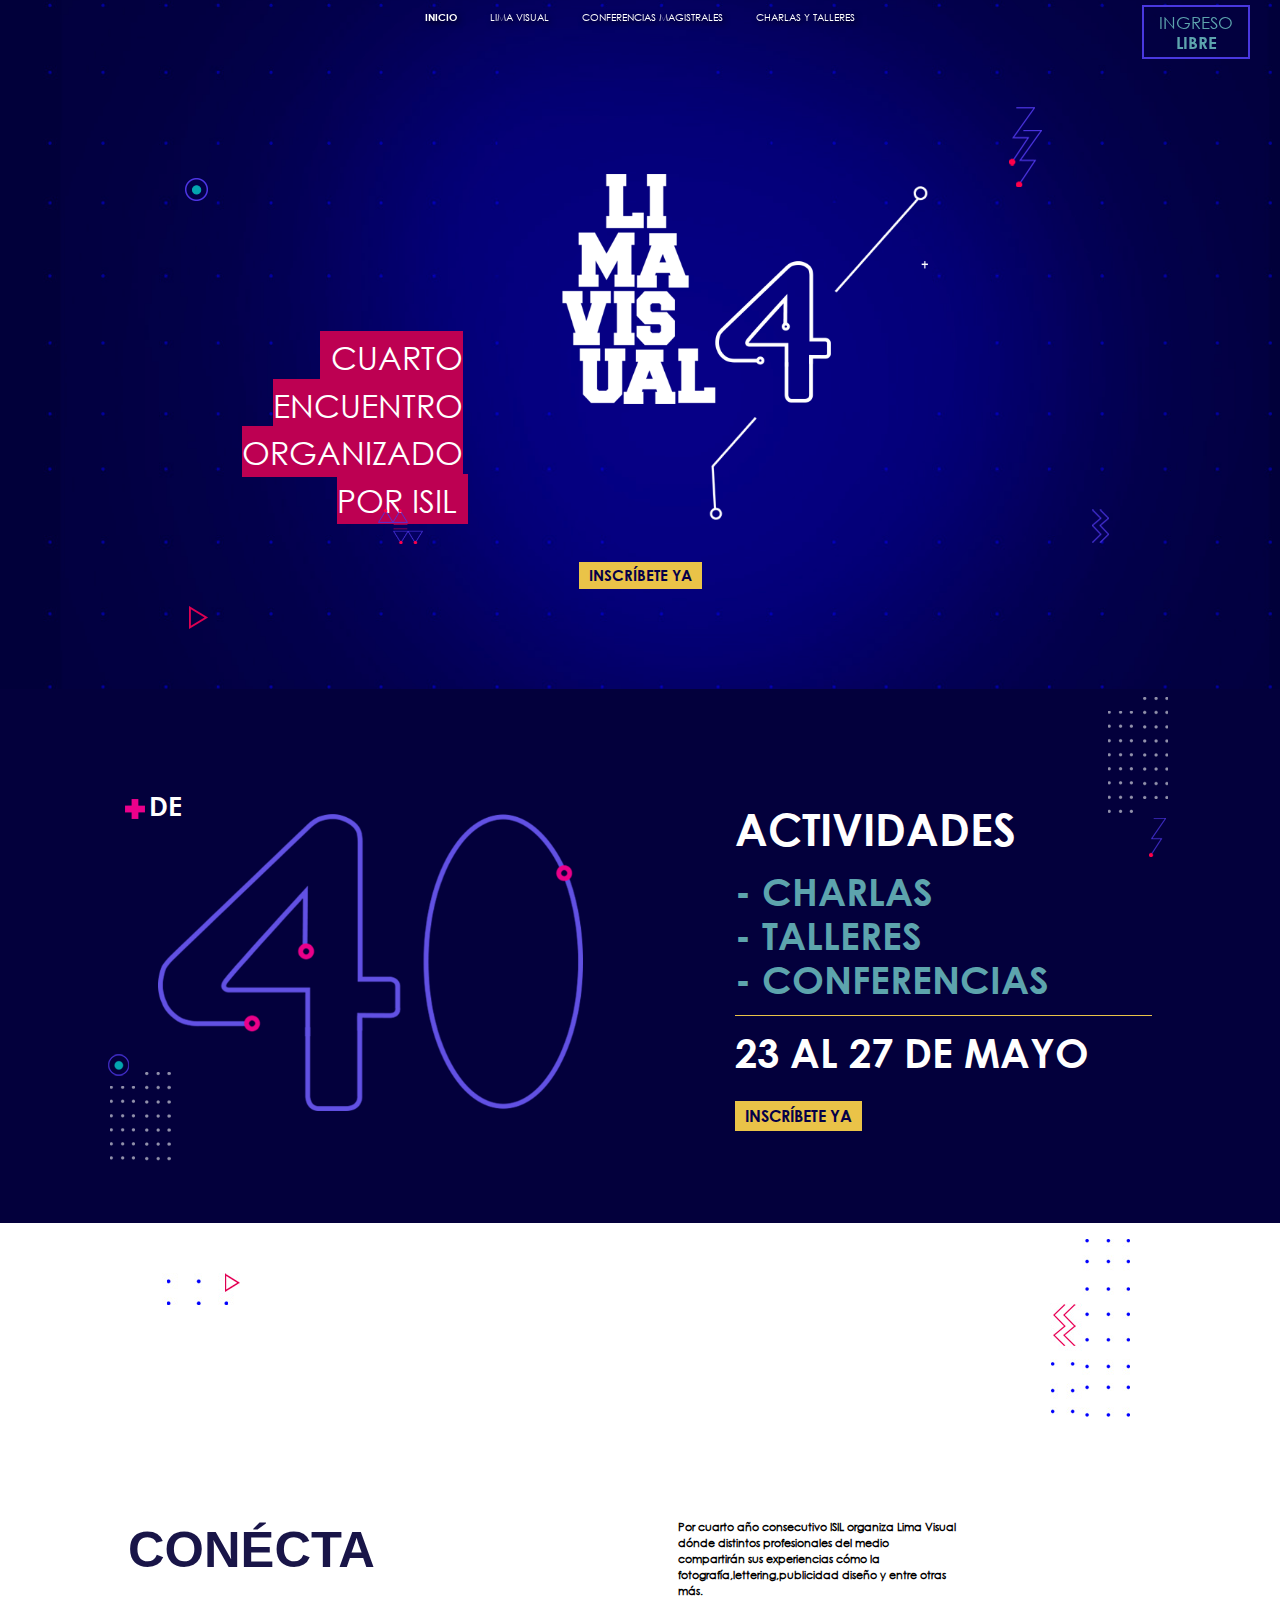
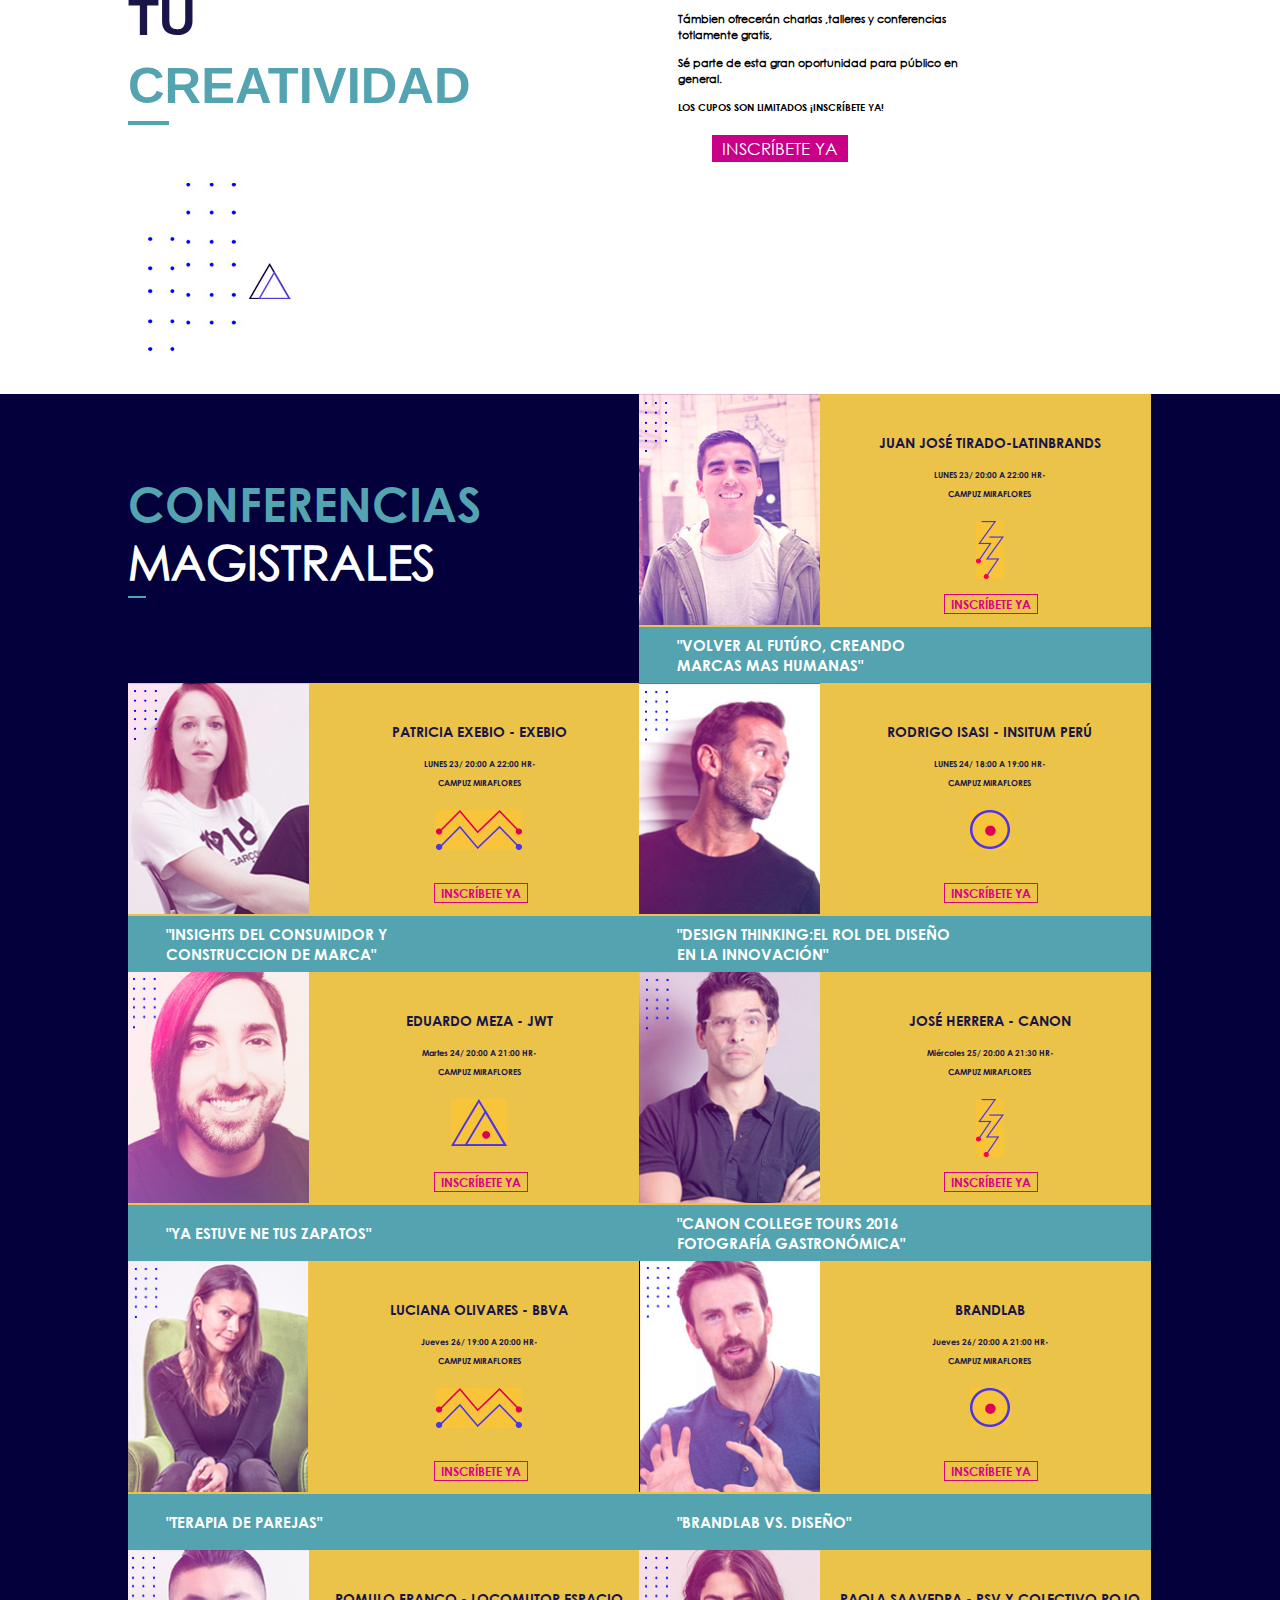
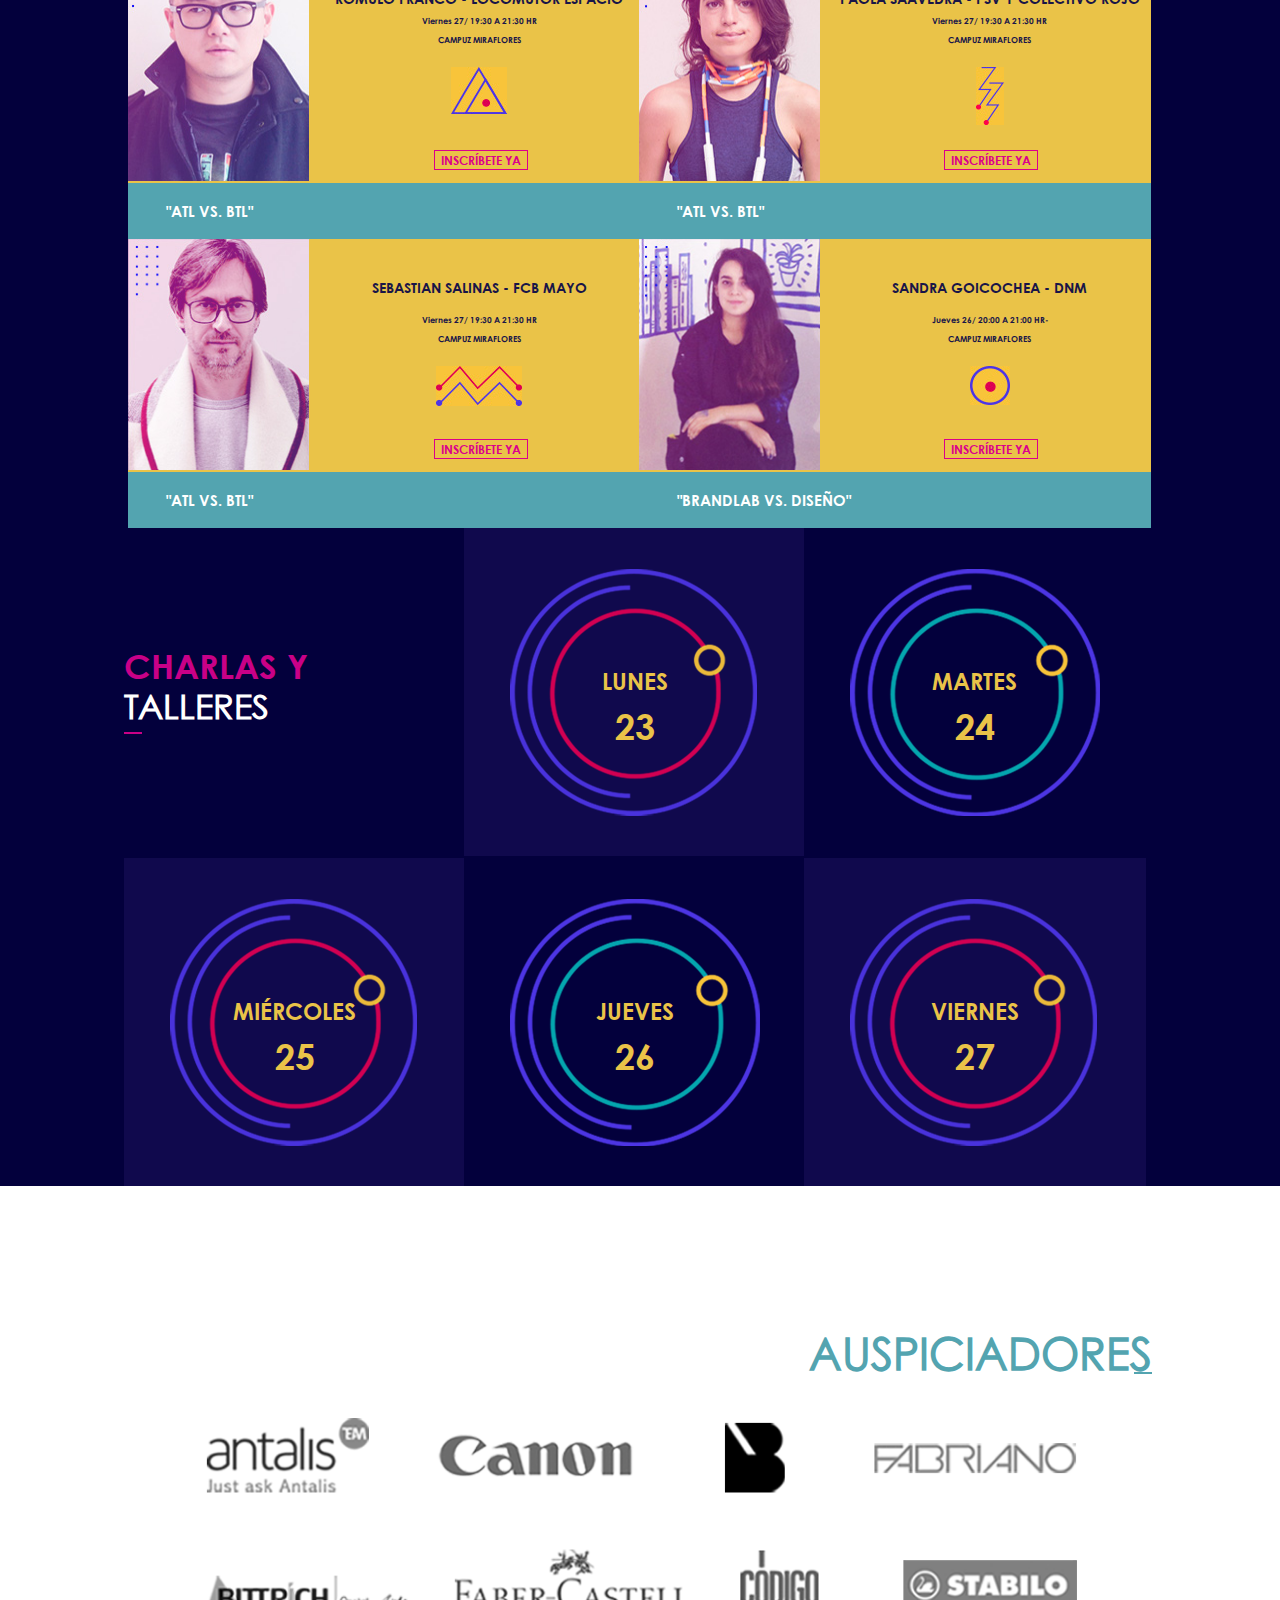
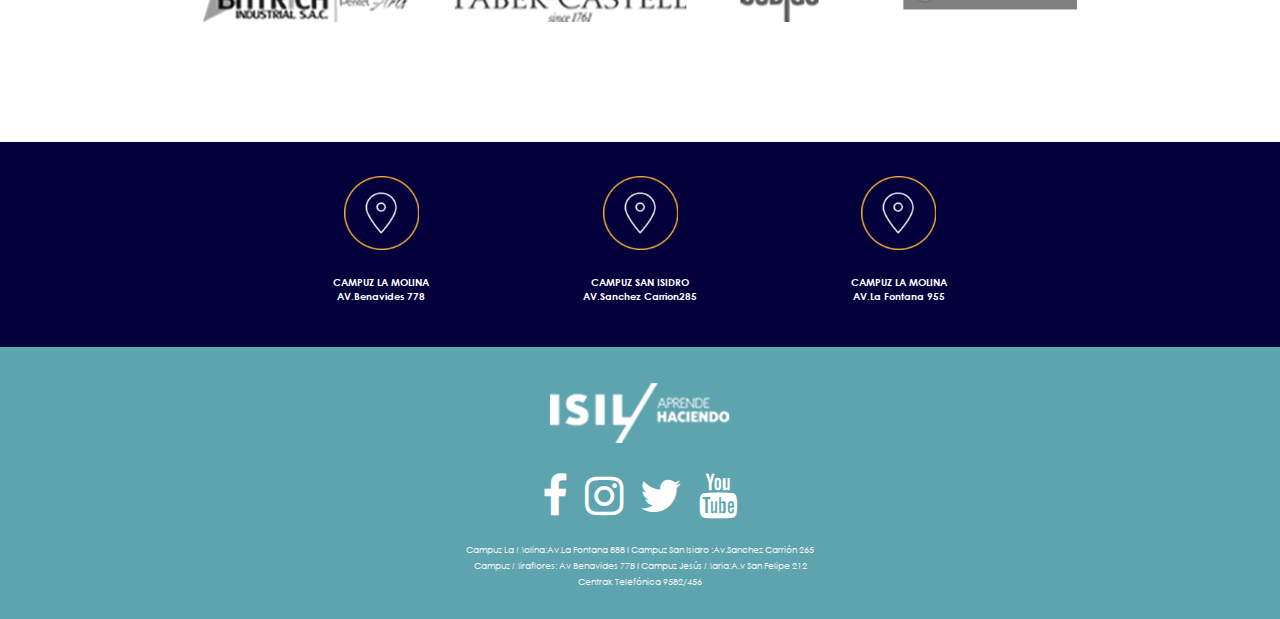
<file: index.html>
<!doctype html>
<html lang="es">
<head>
    <meta charset="utf-8">
    <meta http-equiv="x-ua-compatible" content="ie=edge">
    <title>Limavisual</title>
    <meta name="viewport" content="width=device-width, initial-scale=1">
    <link rel="stylesheet" href="css/normalize.css">
    <link rel="stylesheet" href="css/font-awesome.min.css">
    <link rel="stylesheet" href="css/animations.css">
    <link rel="stylesheet" href="css/main.css"> </head>

<body>
    <div id="top-menu">
        <ul>
            <li><a href="index.html#s1" class="topLink active">INICIO</a></li>
            <li><a href="index.html#s3" class="topLink">LIMA VISUAL</a></li>
            <li><a href="index.html#s4" class="topLink">CONFERENCIAS MAGISTRALES</a></li>
            <li><a href="index.html#s5" class="topLink">CHARLAS Y TALLERES</a></li>
        </ul>
        <div id="il">
            <p>INGRESO<strong>LIBRE</strong></p>
        </div>
    </div>
    <div id="wrapper">
        <div class="slide" id="s1">
            <div class="container"> <img src="img/logo.png" id="logo">
                <button class="btnInscribete"> INSCR&Iacute;BETE YA </button>
                <div id="txtPromo"> <span>
                        CUARTO ENCUENTRO<br>ORGANIZADO<br>POR ISIL
                    </span> </div> <img src="img/ico_1.png" class="dicon" id="n1"> <img src="img/ico_2.png" class="dicon" id="n2"> <img src="img/ico_3.png" class="dicon" id="n3"> <img src="img/ico_4.png"  class="dicon" id="n4"> <img src="img/ico_5.png"  class="dicon" id="n5"></div>
        </div>
        <div class="slide" id="s2">
            <div class="container"><!--
                --><div class="column" id="c1"> <img src="img/s2_40.png" alt=""> </div><!--
                --><div class="column" id="c2">
                    <h4>ACTIVIDADES</h4>
                    <ul>
                        <li>- CHARLAS</li>
                        <li>- TALLERES</li>
                        <li>- CONFERENCIAS</li>
                    </ul>
                    <h5>23 AL 27 DE MAYO</h5>
                    <button class="btnInscribete"> INSCR&Iacute;BETE YA </button>
                </div><!--
            --><img src="img/s2_plus.png" class="ico" id="plus"><span id="d">DE</span><img src="img/ico_26.png" class="ico" id="i2"><img src="img/ico_22.png" class="ico" id="i1"></div>
        </div>
        <div class="slide" id="s3">
            <div class="container">
                <div id="text-wrapper">
                   <div id="sec1">
                       <h4>CON&Eacute;CTA<br>TU<br><span>CREATIVIDAD</span></h4>
                        <hr>
                   </div>
                   <div id="sec2">
                       <p>Por cuarto año consecutivo ISIL organiza Lima Visual dónde distintos profesionales del medio compartirán sus experiencias cómo la fotografía,lettering,publicidad diseño y entre otras más.</p>
                    <p>Támbien ofrecerán charlas ,talleres y conferencias totlamente gratis,</p>
                    <p>Sé parte de esta gran oportunidad para público en general.</p>
                    <p class="centered"><strong>LOS CUPOS SON LIMITADOS ¡INSCRÍBETE YA!</strong></p>
                    <button class="btnInscribete"> INSCR&Iacute;BETE YA </button>
                    </div>
                    <div class="clearfix"></div>
                   </div>
                    <img src="img/s3_1.jpg" class="icon" id="i1"> <img src="img/s3_2.jpg" class="icon" id="i2"> <img src="img/s3_3.jpg" class="icon" id="i3">

                </div>
        </div>
        <div class="slide" id="s4">
            <div class="container">

                <ul>
                   <li>
                       <div id="block-title">
                        <h4><span id="ht1">CONFERENCIAS</span><span id="ht2">MAGISTRALES</span></h4>
                        <hr> </div>
                   </li>
                    <li>
                        <button class="btnInscribete">INSCR&Iacute;BETE YA</button>
                        <a href="expo/1.html"> <img src="img/photos/1.jpg" alt=""> <span class="desc">
                                <p class="name">JUAN JOSÉ TIRADO-LATINBRANDS</p>
                                <p class="when">LUNES 23/ 20:00 A 22:00 HR-</p>
                                <p class="where">CAMPUZ MIRAFLORES</p>
                                <img src="img/s4_1.jpg">

                                <span class="clearfix"></span> </span> <span class="label">
                                <p>"VOLVER AL FUTÚRO, CREANDO<br>MARCAS MAS HUMANAS"</p>
                            </span> </a>
                    </li>
                    <li>
                        <button class="btnInscribete">INSCR&Iacute;BETE YA</button>
                        <a href="expo/2.html"> <img src="img/photos/2.jpg" alt=""> <span class="desc">
                                <p class="name">PATRICIA EXEBIO - EXEBIO</p>
                                <p class="when">LUNES 23/ 20:00 A 22:00 HR-</p>
                                <p class="where">CAMPUZ MIRAFLORES</p>
                                <img src="img/s4_2.jpg">

                                <span class="clearfix"></span> </span> <span class="label">
                                <p>"INSIGHTS DEL CONSUMIDOR Y<br>CONSTRUCCION DE MARCA"</p>
                            </span> </a>
                    </li>
                    <li>
                        <button class="btnInscribete">INSCR&Iacute;BETE YA</button>
                        <a href="expo/3.html"> <img src="img/photos/3.jpg" alt=""> <span class="desc">
                                <p class="name">RODRIGO ISASI - INSITUM PERÚ</p>
                                <p class="when">LUNES 24/ 18:00 A 19:00 HR-</p>
                                <p class="where">CAMPUZ MIRAFLORES</p>
                                <img src="img/s4_3.jpg">

                                <span class="clearfix"></span> </span> <span class="label">
                                <p>"DESIGN THINKING:EL ROL DEL DISEÑO<br>EN LA INNOVACIÓN"</p>
                            </span> </a>
                    </li>
                    <li>
                        <button class="btnInscribete">INSCR&Iacute;BETE YA</button>
                        <a href="expo/4.html"> <img src="img/photos/4.jpg" alt=""> <span class="desc">
                                <p class="name">EDUARDO MEZA - JWT</p>
                                <p class="when">Martes 24/ 20:00 A 21:00 HR-</p>
                                <p class="where">CAMPUZ MIRAFLORES</p>
                                <img src="img/s4_4.jpg">

                                <span class="clearfix"></span> </span> <span class="label special">
                                <p>"YA ESTUVE NE TUS ZAPATOS"</p>
                            </span> </a>
                    </li>
                    <li>
                        <button class="btnInscribete">INSCR&Iacute;BETE YA</button>
                        <a href="expo/5.html"> <img src="img/photos/5.jpg" alt=""> <span class="desc">
                                <p class="name">JOSÉ HERRERA - CANON</p>
                                <p class="when">Miércoles 25/ 20:00 A 21:30 HR-</p>
                                <p class="where">CAMPUZ MIRAFLORES</p>
                                <img src="img/s4_1.jpg">

                                <span class="clearfix"></span> </span> <span class="label">
                                <p>"CANON COLLEGE TOURS 2016<br>FOTOGRAFÍA GASTRONÓMICA"</p>
                            </span> </a>
                    </li>
                    <li>
                        <button class="btnInscribete">INSCR&Iacute;BETE YA</button>
                        <a href="expo/6.html"> <img src="img/photos/6.jpg" alt=""> <span class="desc">
                                <p class="name">LUCIANA OLIVARES - BBVA</p>
                                <p class="when">Jueves 26/ 19:00 A 20:00 HR-</p>
                                <p class="where">CAMPUZ MIRAFLORES</p>
                                <img src="img/s4_2.jpg">

                                <span class="clearfix"></span> </span> <span class="label special">
                                <p>"TERAPIA DE PAREJAS"</p>
                            </span> </a>
                    </li>
                    <li>
                        <button class="btnInscribete">INSCR&Iacute;BETE YA</button>
                        <a href="expo/7.html"> <img src="img/photos/7.jpg" alt=""> <span class="desc">
                                <p class="name">BRANDLAB</p>
                                <p class="when">Jueves 26/ 20:00 A 21:00 HR-</p>
                                <p class="where">CAMPUZ MIRAFLORES</p>
                                <img src="img/s4_3.jpg">

                                <span class="clearfix"></span> </span> <span class="label special">
                                <p>"BRANDLAB VS. DISEÑO"</p>
                            </span> </a>
                    </li>
                    <li>
                        <button class="btnInscribete">INSCR&Iacute;BETE YA</button>
                        <a href="expo/8.html"> <img src="img/photos/8.jpg" alt=""> <span class="desc">
                                <p class="name">ROMULO FRANCO - LOCOMUTOR ESPACIO</p>
                                <p class="where">Viernes 27/ 19:30 A 21:30 HR</p>
                                <p class="where">CAMPUZ MIRAFLORES</p>
                                <img src="img/s4_4.jpg">

                                <span class="clearfix"></span> </span> <span class="label special">
                                <p>"ATL VS. BTL"</p>
                            </span> </a>
                    </li>
                    <li>
                        <button class="btnInscribete">INSCR&Iacute;BETE YA</button>
                        <a href="expo/9.html"> <img src="img/photos/9.jpg" alt=""> <span class="desc">
                                <p class="name">PAOLA SAAVEDRA - PSV Y COLECTIVO ROJO</p>
                                <p class="where">Viernes 27/ 19:30 A 21:30 HR</p>
                                <p class="where">CAMPUZ MIRAFLORES</p>
                                <img src="img/s4_1.jpg">

                                <span class="clearfix"></span> </span> <span class="label special">
                                <p>"ATL VS. BTL"</p>
                            </span> </a>
                    </li>
                    <li>
                        <button class="btnInscribete">INSCR&Iacute;BETE YA</button>
                        <a href="expo/10.html"> <img src="img/photos/10.jpg" alt=""> <span class="desc">
                                <p class="name">SEBASTIAN SALINAS - FCB MAYO</p>
                                <p class="when">Viernes 27/ 19:30 A 21:30 HR</p>
                                <p class="where">CAMPUZ MIRAFLORES</p>
                                <img src="img/s4_2.jpg">

                                <span class="clearfix"></span> </span> <span class="label special">
                                <p>"ATL VS. BTL"</p>
                            </span> </a>
                    </li>
                    <li>
                        <button class="btnInscribete">INSCR&Iacute;BETE YA</button>
                        <a href="expo/11.html"> <img src="img/photos/11.jpg" alt=""> <span class="desc">
                                <p class="name">SANDRA GOICOCHEA - DNM</p>
                                <p class="when">Jueves 26/ 20:00 A 21:00 HR-</p>
                                <p class="where">CAMPUZ MIRAFLORES</p>
                                <img src="img/s4_3.jpg">

                                <span class="clearfix"></span> </span> <span class="label special">
                                <p>"BRANDLAB VS. DISEÑO"</p>
                            </span> </a>
                    </li>
                </ul>
            </div>
        </div>
        <div class="slide" id="s5">
            <div class="container">

                <ul>
                   <li><div id="block-title">
                    <h4><span id="ht1">CHARLAS Y</span><span id="ht2">TALLERES</span></h4>
                    <hr> </div></li>
                    <li><a href="charlas.html" class="type1"><span>
                                <p class="day">LUNES</p>
                                <p class="num">23</p>
                            </span></a></li>
                    <li><a href="charlas.html" class="type2"><span>
                                <p class="day">MARTES</p>
                                <p class="num">24</p>
                            </span></a></li>
                    <li><a href="charlas.html" class="type1"><span>
                                <p class="day">MI&Eacute;RCOLES</p>
                                <p class="num">25</p>
                            </span></a></li>
                    <li><a href="charlas.html" class="type2"><span>
                                <p class="day">JUEVES</p>
                                <p class="num">26</p>
                            </span></a></li>
                    <li><a href="charlas.html" class="type1"><span>
                                <p class="day">VIERNES</p>
                                <p class="num">27</p>
                            </span></a></li>
                </ul>
            </div>
        </div>
        <div class="slide" id="s6">
            <div class="container">
                <div id="block-title">
                    <h4>AUSPICIADORES</h4>
                    <hr> </div>
                <img src="img/auspiciadores.png" alt="">
            </div>
        </div>
        <div class="slide" id="s7">
            <div class="container">
                <div class="column">
                    <img src="img/marker.png" alt="">
                    <p>CAMPUZ LA MOLINA <br> AV.Benavides 778</p>
                    <div class="clearfix"></div>
                </div>
                <div class="column">
                    <img src="img/marker.png" alt="">
                    <p>CAMPUZ SAN ISIDRO <br> AV.Sanchez Carrion285</p>
                    <div class="clearfix"></div>
                </div>
                <div class="column">
                    <img src="img/marker.png" alt="">
                    <p>CAMPUZ LA MOLINA <br> AV.La Fontana 955</p>
                    <div class="clearfix"></div>
                </div>
                <div class="clearfix"></div>
            </div>
        </div>
        <div class="slide" id="s8">
            <div class="container">
                <img src="img/logo_isil.png" alt="" id="logo">
                <ul>
                    <li><a href="https://www.facebook.com/staffcreativa/" target="_blank"><i class="fa fa-facebook" aria-hidden="true"></i></a></li>
                    <li><a href="" target="_blank"><i class="fa fa-instagram" aria-hidden="true"></i></a></li>
                    <li><a href="https://twitter.com/staffcreativa?lang=es" target="_blank"><i class="fa fa-twitter" aria-hidden="true"></i></a></li>
                    <li><a href="https://www.youtube.com/user/staffcreativa" target="_blank"><i class="fa fa-youtube" aria-hidden="true"></i></a></li>
                </ul>
                <p>Campuz La Molina:Av.La Fontana 888  I Campuz San Isidro :Av.Sanchez Carrión 265</p>
                <p>Campuz Miraflores: Av  Benavides 778 I Campuz Jesús Maria:A.v San Felipe 212</p>
                <p>Centrak Telef&oacute;nica 9582/456</p>
            </div>
        </div>
    </div>
    <script src="https://ajax.googleapis.com/ajax/libs/jquery/3.1.1/jquery.min.js"></script>
    <script src="js/plugins.js"></script>
    <script src="js/main.js"></script>
</body>

</html>
</file>
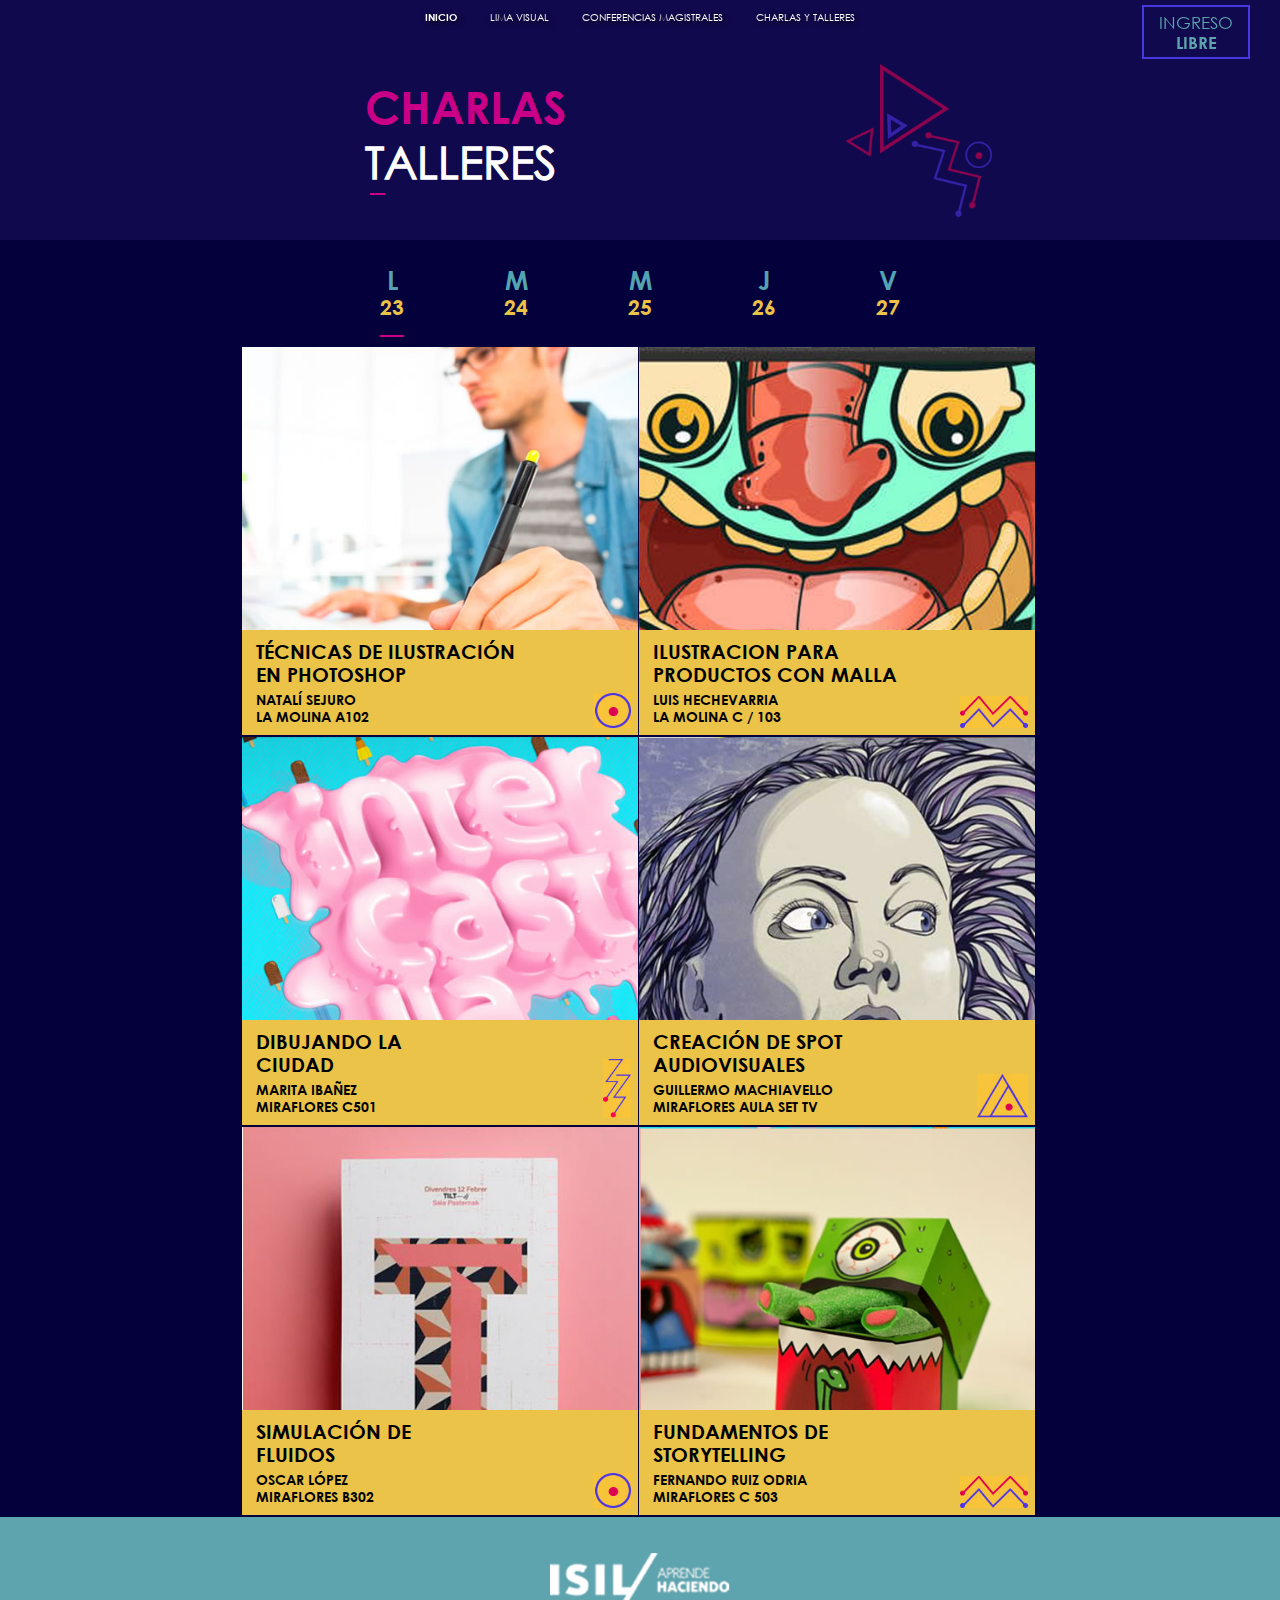
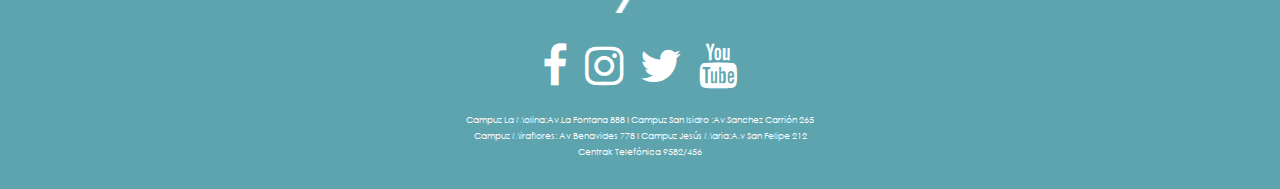
<file: charlas.html>
<!doctype html>
<html lang="es">

<head>
    <meta charset="utf-8">
    <meta http-equiv="x-ua-compatible" content="ie=edge">
    <title>Limavisual</title>
    <meta name="viewport" content="width=device-width, initial-scale=1">
    <link rel="stylesheet" href="css/normalize.css">
    <link rel="stylesheet" href="css/font-awesome.min.css">
    <link rel="stylesheet" href="css/animations.css">
    <link rel="stylesheet" href="css/main.css"> </head>

<body>
    <div id="top-menu">
        <ul>
            <li><a href="index.html#s1" class="topLink active">INICIO</a></li>
            <li><a href="index.html#s3" class="topLink">LIMA VISUAL</a></li>
            <li><a href="index.html#s4" class="topLink">CONFERENCIAS MAGISTRALES</a></li>
            <li><a href="index.html#s5" class="topLink">CHARLAS Y TALLERES</a></li>
        </ul>
        <div id="il">
            <p>INGRESO<strong>LIBRE</strong></p>
        </div>
    </div>
    <div id="wrapper">
        <div id="charlas">
            <div id="header">
                <h4><span>CHARLAS</span><span>TALLERES</span><hr><img src="img/icon_03.png" alt=""></h4>

            </div>
            <div id="days">
                <ul><!--
                    --><li>
                        <a href="#" class="linkDayCharla active">
                            <p><span>L</span><span>23</span></p>
                        </a>
                    </li><!--
                    --><li>
                        <a href="#" class="linkDayCharla">
                            <p><span>M</span><span>24</span></p>
                        </a>
                    </li><!--
                    --><li>
                        <a href="#" class="linkDayCharla">
                            <p><span>M</span><span>25</span></p>
                        </a>
                    </li><!--
                    --><li>
                        <a href="#" class="linkDayCharla">
                            <p><span>J</span><span>26</span></p>
                        </a>
                    </li><!--
                    --><li>
                        <a href="#" class="linkDayCharla">
                            <p><span>V</span><span>27</span></p>
                        </a>
                    </li><!--
                --></ul>
            </div>
            <div id="body">

                <div class="container">
                    <ul>
                        <li><a href="registro.html" style="background-image: url(img/charla/charla_06.jpg)">
                                <p>
                                    <span>TÉCNICAS DE ILUSTRACIÓN<br>EN PHOTOSHOP</span>
                                    <span>NATALÍ SEJURO<br>LA MOLINA A102</span>
                                    <img src="img/charla/ico_13.jpg" alt="">
                                </p>
                            <span><button>INSCR&Iacute;BETE YA</button></span>
                            </a></li>
                        <li><a href="registro.html" style="background-image: url(img/charla/charla_07.jpg)">
                                <p>
                                    <span>ILUSTRACION PARA<br>PRODUCTOS CON MALLA</span>
                                    <span>LUIS HECHEVARRIA<br>LA MOLINA C / 103</span>
                                    <img src="img/charla/ico_16.jpg" alt="">
                                </p>
                            <span><button>INSCR&Iacute;BETE YA</button></span>
                            </a></li>
                        <li><a href="registro.html" style="background-image: url(img/charla/charla_08.jpg)">
                                <p>
                                    <span>DIBUJANDO LA<br>CIUDAD</span>
                                    <span>MARITA IBAÑEZ<br>MIRAFLORES  C501</span>
                                    <img src="img/charla/ico_10.jpg" alt="">
                                </p>
                            <span><button>INSCR&Iacute;BETE YA</button></span>
                            </a></li>
                        <li><a href="registro.html" style="background-image: url(img/charla/charla_11.jpg)">
                                <p>
                                    <span>CREACIÓN DE SPOT<br>AUDIOVISUALES</span>
                                    <span>GUILLERMO MACHIAVELLO<br>MIRAFLORES   AULA SET TV</span>
                                    <img src="img/charla/ico_26.jpg" alt="">
                                </p>
                            <span><button>INSCR&Iacute;BETE YA</button></span>
                            </a></li>
                        <li><a href="registro.html" style="background-image: url(img/charla/charla_12.jpg)">
                                <p>
                                    <span>SIMULACIÓN DE<br>FLUIDOS</span>
                                    <span>OSCAR LÓPEZ<br>MIRAFLORES B302</span>
                                    <img src="img/charla/ico_13.jpg" alt="">
                                </p>
                            <span><button>INSCR&Iacute;BETE YA</button></span>
                            </a></li>
                        <li><a href="registro.html" style="background-image: url(img/charla/charla_10.jpg)">
                                <p>
                                    <span>FUNDAMENTOS DE<br>STORYTELLING</span>
                                    <span>FERNANDO RUIZ ODRIA<br>MIRAFLORES  C 503</span>
                                    <img src="img/charla/ico_16.jpg" alt="">
                                </p>
                            <span><button>INSCR&Iacute;BETE YA</button></span>
                            </a></li>
                    </ul>
                </div>
            </div>
        </div>
        <div class="slide" id="s8">
            <div class="container">
                <img src="img/logo_isil.png" alt="" id="logo">
                <ul>
                    <li><a href="https://www.facebook.com/staffcreativa/" target="_blank"><i class="fa fa-facebook" aria-hidden="true"></i></a></li>
                    <li><a href="" target="_blank"><i class="fa fa-instagram" aria-hidden="true"></i></a></li>
                    <li><a href="https://twitter.com/staffcreativa?lang=es" target="_blank"><i class="fa fa-twitter" aria-hidden="true"></i></a></li>
                    <li><a href="https://www.youtube.com/user/staffcreativa" target="_blank"><i class="fa fa-youtube" aria-hidden="true"></i></a></li>
                </ul>
                <p>Campuz La Molina:Av.La Fontana 888 I Campuz San Isidro :Av.Sanchez Carrión 265</p>
                <p>Campuz Miraflores: Av Benavides 778 I Campuz Jesús Maria:A.v San Felipe 212</p>
                <p>Centrak Telef&oacute;nica 9582/456</p>
            </div>
        </div>
    </div>
    <script src="https://ajax.googleapis.com/ajax/libs/jquery/3.1.1/jquery.min.js"></script>
    <script src="js/plugins.js"></script>
    <script src="js/main.js"></script>
</body>

</html>
</file>
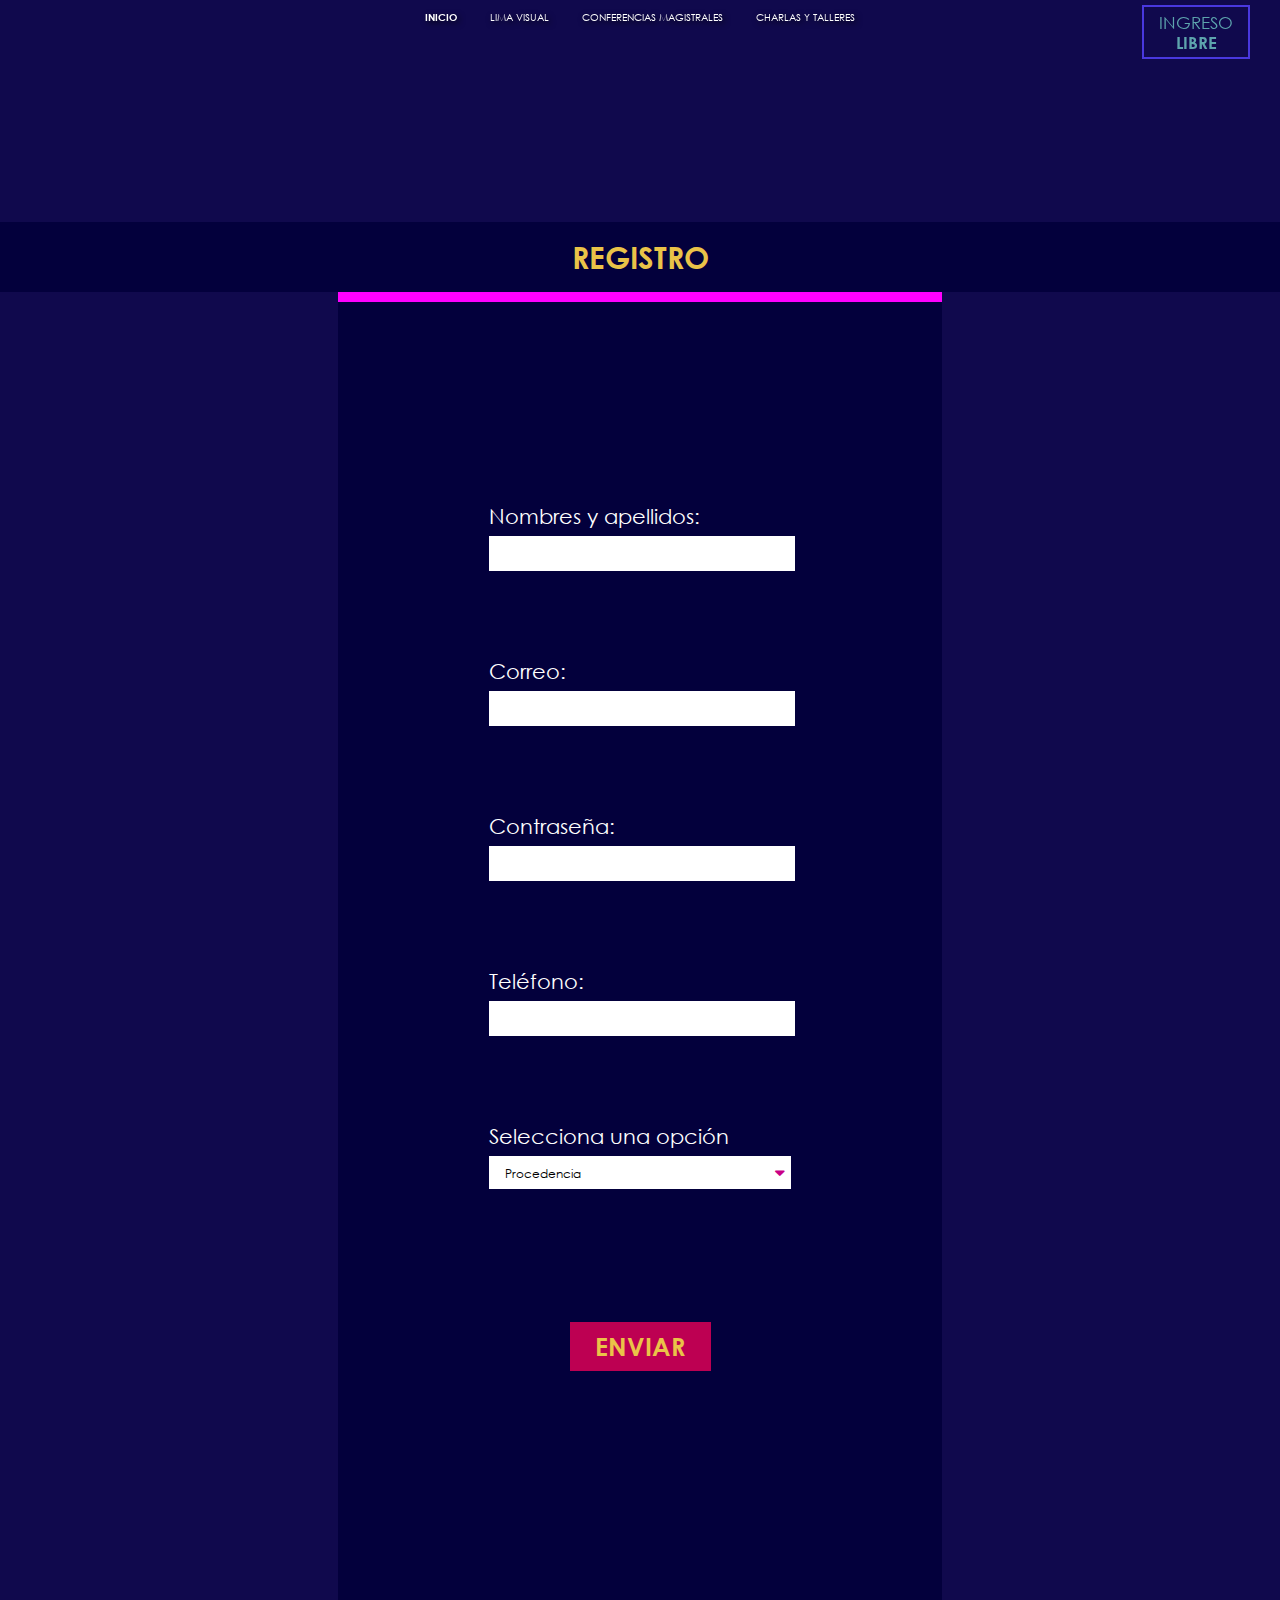
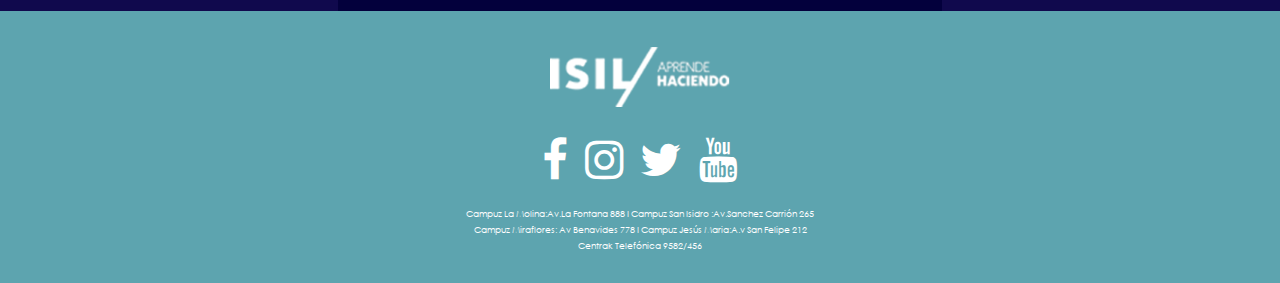
<file: registro.html>
<!doctype html>
<html lang="es">
<head>
    <meta charset="utf-8">
    <meta http-equiv="x-ua-compatible" content="ie=edge">
    <title>Limavisual</title>
    <meta name="viewport" content="width=device-width, initial-scale=1">
    <link rel="stylesheet" href="css/normalize.css">
    <link rel="stylesheet" href="css/font-awesome.min.css">
    <link rel="stylesheet" href="css/animations.css">
    <link rel="stylesheet" href="css/main.css"> </head>

<body>
    <div id="top-menu">
        <ul>
           <li><a href="index.html#s1" class="topLink active">INICIO</a></li>
            <li><a href="index.html#s3" class="topLink">LIMA VISUAL</a></li>
            <li><a href="index.html#s4" class="topLink">CONFERENCIAS MAGISTRALES</a></li>
            <li><a href="index.html#s5" class="topLink">CHARLAS Y TALLERES</a></li>
        </ul>
        <div id="il">
            <p>INGRESO<strong>LIBRE</strong></p>
        </div>
    </div>
    <div id="wrapper">
       <div id="scrReg">
        <p id="title">REGISTRO</p>
        <div id="form-container">
            <form action="#">
                <label for="txtNombres">Nombres y apellidos:</label>
                <input type="text" id="txtNombres" maxlength="120">

                <label for="txtCorreo">Correo:</label>
                <input type="email" id="txtCorreo">

                <label for="txtClave">Contrase&ntilde;a:</label>
                <input type="password" id="txtClave">

                <label for="txtTelefono">Tel&eacute;fono:</label>
                <input type="email" id="txtTelefono">

                <label for="txtCorreo">Selecciona una opci&oacute;n</label>
                <div id="rootBox"><button id="selectBox"><span>Procedencia</span><i class="fa fa-caret-down" style="float: right; line-height: 33px; color: #c90086; font-size: 1.4em;" aria-hidden="true"></i></button>
                <ul>
                    <li><label><span>Alumno ISIL</span><input name="rdProcedencia" type="radio"></label></li>
                    <li><label><span>Egresado ISIL</span><input name="rdProcedencia" type="radio"></label></li>
                    <li><label><span>P&uacute;blico general</span><input name="rdProcedencia" type="radio"></label></li>
                </ul></div>
                <input type="submit" value="ENVIAR">
            </form>
            <center style="display: none;"><img src="img/conf_03.png" style="margin: auto;"></center>
        </div>

       </div>
       <div class="slide" id="s8">
            <div class="container">
                <img src="img/logo_isil.png" alt="" id="logo">
                <ul>
                    <li><a href="https://www.facebook.com/staffcreativa/" target="_blank"><i class="fa fa-facebook" aria-hidden="true"></i></a></li>
                    <li><a href="" target="_blank"><i class="fa fa-instagram" aria-hidden="true"></i></a></li>
                    <li><a href="https://twitter.com/staffcreativa?lang=es" target="_blank"><i class="fa fa-twitter" aria-hidden="true"></i></a></li>
                    <li><a href="https://www.youtube.com/user/staffcreativa" target="_blank"><i class="fa fa-youtube" aria-hidden="true"></i></a></li>
                </ul>
                <p>Campuz La Molina:Av.La Fontana 888  I Campuz San Isidro :Av.Sanchez Carrión 265</p>
                <p>Campuz Miraflores: Av  Benavides 778 I Campuz Jesús Maria:A.v San Felipe 212</p>
                <p>Centrak Telef&oacute;nica 9582/456</p>
            </div>
        </div>
    </div>
    <script src="https://ajax.googleapis.com/ajax/libs/jquery/3.1.1/jquery.min.js"></script>
    <script src="js/plugins.js"></script>
    <script src="js/main.js"></script>
</body>
</html>
</file>
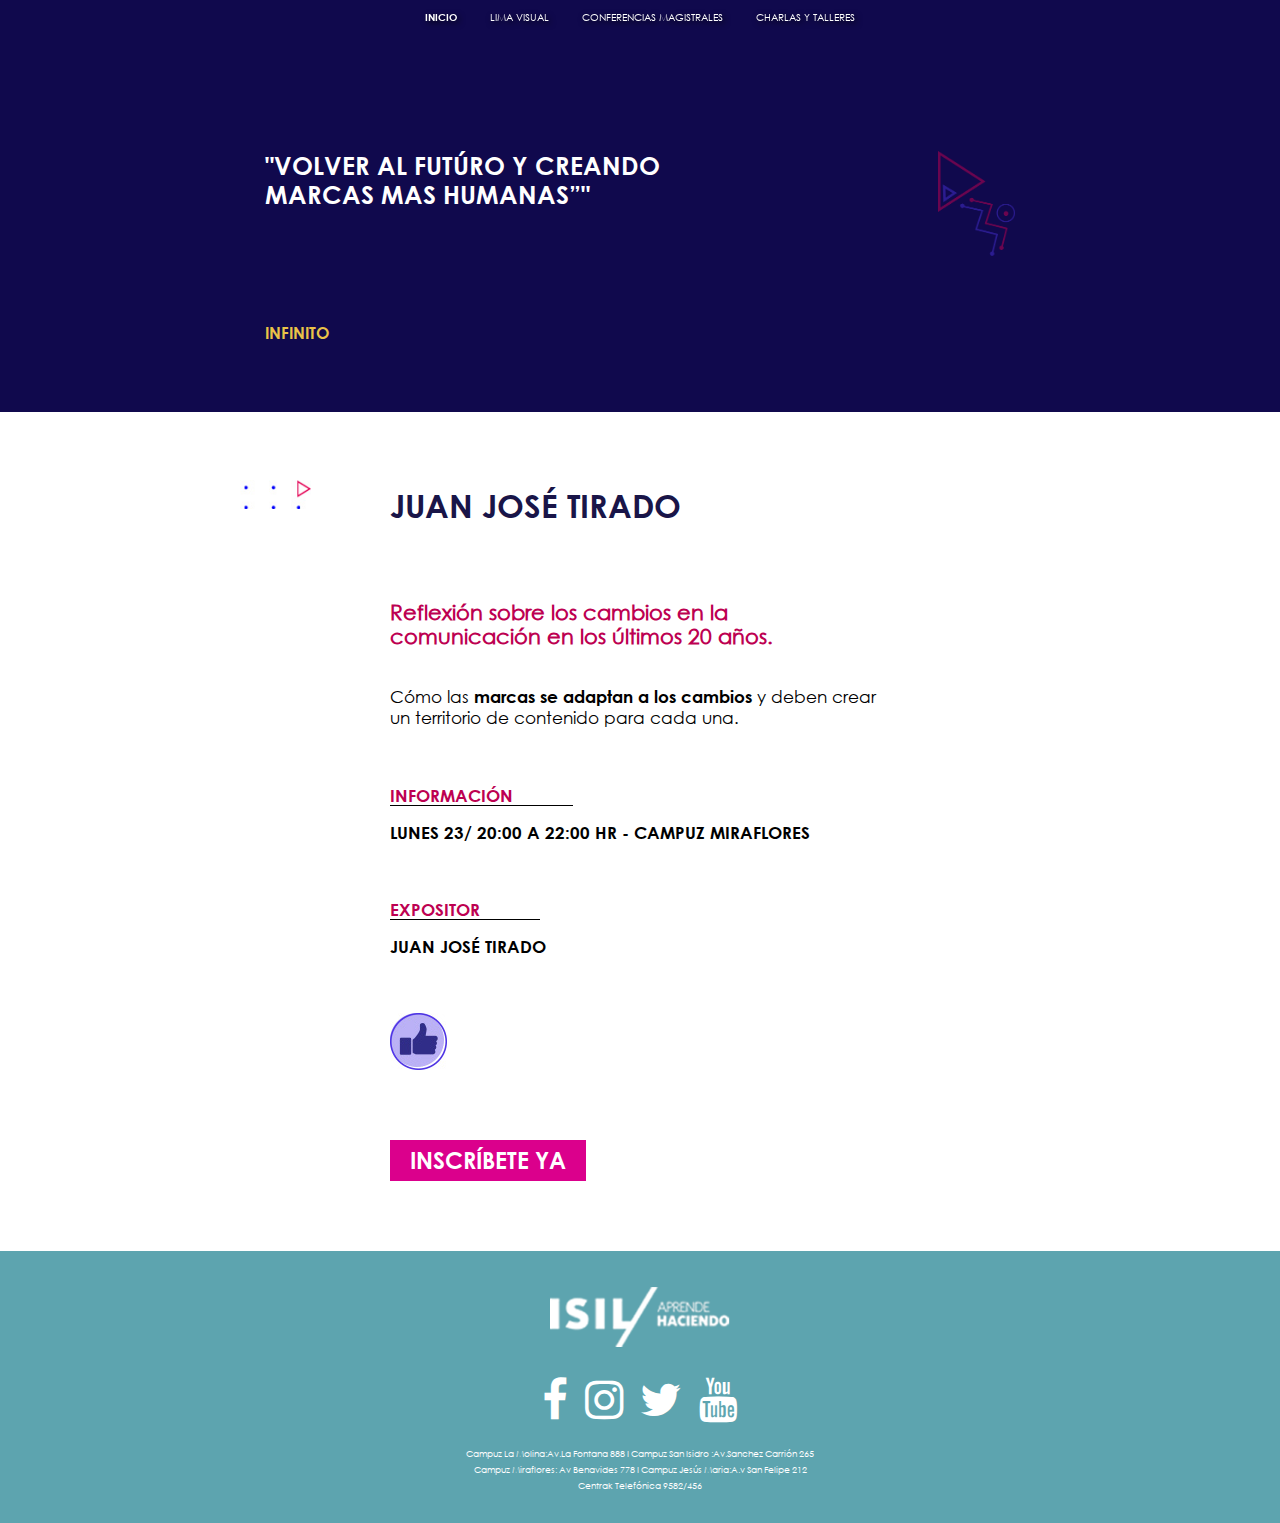
<file: expo/1.html>
<!doctype html>
<html lang="es">
<head>
    <meta charset="utf-8">
    <meta http-equiv="x-ua-compatible" content="ie=edge">
    <title>Limavisual</title>
    <meta name="viewport" content="width=device-width, initial-scale=1">
    <link rel="stylesheet" href="../css/normalize.css">
    <link rel="stylesheet" href="../css/font-awesome.min.css">
    <link rel="stylesheet" href="../css/animations.css">
    <link rel="stylesheet" href="../css/main.css"> </head>

<body>
    <div id="top-menu">
        <ul>
           <li><a href="../index.html#s1" class="topLink active">INICIO</a></li>
            <li><a href="../index.html#s3" class="topLink">LIMA VISUAL</a></li>
            <li><a href="../index.html#s4" class="topLink">CONFERENCIAS MAGISTRALES</a></li>
            <li><a href="../index.html#s5" class="topLink">CHARLAS Y TALLERES</a></li>
        </ul>
    </div>
    <div id="wrapper">
       <div id="scrProf">
           <div id="header">
               <div>
                   <h4>"VOLVER AL FUTÚRO Y CREANDO<br>MARCAS MAS HUMANAS”"</h4>
                   <h5>INFINITO</h5>
                   <img src="../img/iconi.png" alt="">
               </div>
           </div>
           <div id="body">
               <div id="container">
                   <img src="../img/s3_1.jpg" alt="">
                   <h4>JUAN JOSÉ TIRADO</h4>
                   <h5>Reflexión sobre los cambios en la <br>comunicación en los últimos 20 años.</h5>
                   <p>Cómo las <strong>marcas se adaptan a los cambios</strong> y deben crear un territorio  de contenido para cada una.</p>
                   <h6><span>INFORMACIÓN</span></h6>
                   <p class="bold">LUNES 23/ 20:00 A 22:00 HR - CAMPUZ MIRAFLORES</p>
                   <h6><span>EXPOSITOR</span></h6>
                   <p class="bold">JUAN JOSÉ TIRADO</p>
                   <a href="https://www.facebook.com/lucyessicayauryyaury?fref=ts" target="_blank"></a>
                   <button class="btnInscribete">INSCRÍBETE YA</button>
               </div>
           </div>
       </div>

       <div class="slide" id="s8">
            <div class="container">
                <img src="../img/logo_isil.png" alt="" id="logo">
                <ul>
                    <li><a href="https://www.facebook.com/staffcreativa/" target="_blank"><i class="fa fa-facebook" aria-hidden="true"></i></a></li>
                    <li><a href="" target="_blank"><i class="fa fa-instagram" aria-hidden="true"></i></a></li>
                    <li><a href="https://twitter.com/staffcreativa?lang=es" target="_blank"><i class="fa fa-twitter" aria-hidden="true"></i></a></li>
                    <li><a href="https://www.youtube.com/user/staffcreativa" target="_blank"><i class="fa fa-youtube" aria-hidden="true"></i></a></li>
                </ul>
                <p>Campuz La Molina:Av.La Fontana 888  I Campuz San Isidro :Av.Sanchez Carrión 265</p>
                <p>Campuz Miraflores: Av  Benavides 778 I Campuz Jesús Maria:A.v San Felipe 212</p>
                <p>Centrak Telef&oacute;nica 9582/456</p>
            </div>
        </div>
    </div>
    <script src="https://ajax.googleapis.com/ajax/libs/jquery/3.1.1/jquery.min.js"></script>
    <script src="../js/plugins.js"></script>
    <script src="../js/main.js"></script>
</body>
</html>
</file>
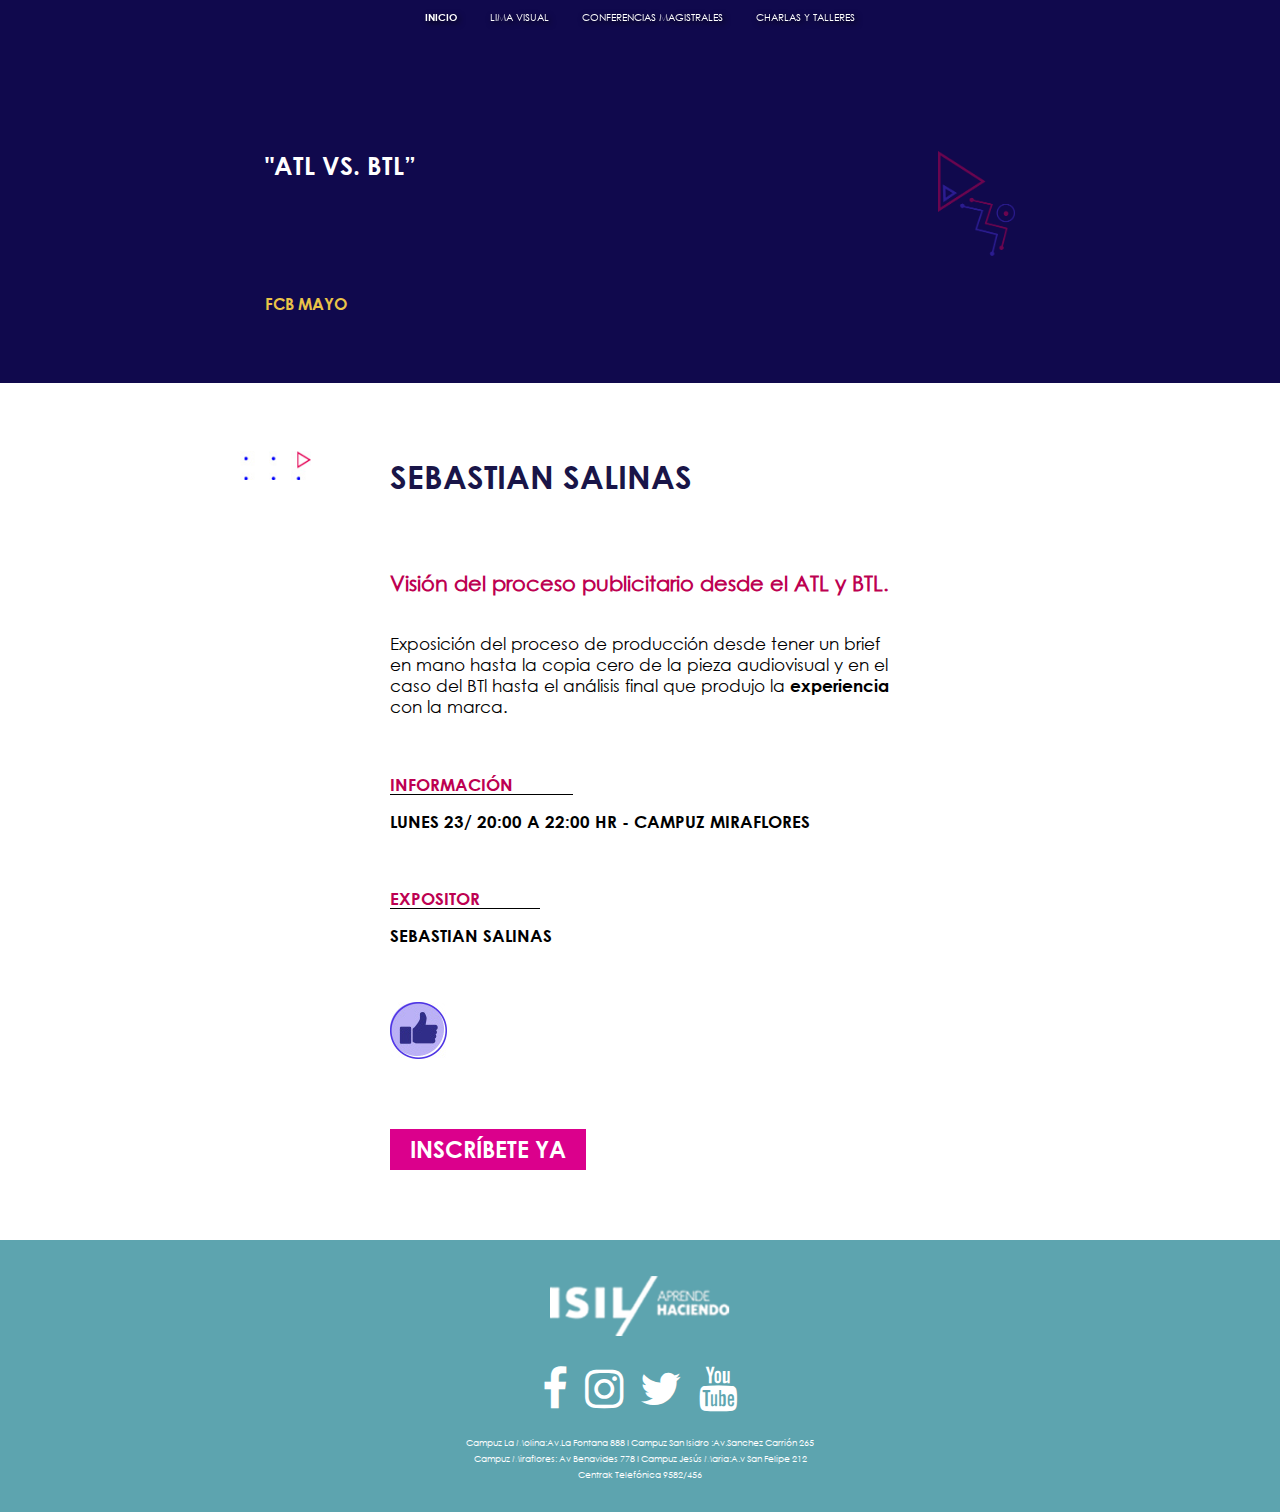
<file: expo/10.html>
<!doctype html>
<html lang="es">
<head>
    <meta charset="utf-8">
    <meta http-equiv="x-ua-compatible" content="ie=edge">
    <title>Limavisual</title>
    <meta name="viewport" content="width=device-width, initial-scale=1">
    <link rel="stylesheet" href="../css/normalize.css">
    <link rel="stylesheet" href="../css/font-awesome.min.css">
    <link rel="stylesheet" href="../css/animations.css">
    <link rel="stylesheet" href="../css/main.css"> </head>

<body>
    <div id="top-menu">
        <ul>
           <li><a href="../index.html#s1" class="topLink active">INICIO</a></li>
            <li><a href="../index.html#s3" class="topLink">LIMA VISUAL</a></li>
            <li><a href="../index.html#s4" class="topLink">CONFERENCIAS MAGISTRALES</a></li>
            <li><a href="../index.html#s5" class="topLink">CHARLAS Y TALLERES</a></li>
        </ul>
    </div>
    <div id="wrapper">
       <div id="scrProf">
           <div id="header">
               <div>
                   <h4>"ATL VS. BTL”</h4>
                   <h5>FCB MAYO</h5>
                   <img src="../img/iconi.png" alt="">
               </div>
           </div>
           <div id="body">
               <div id="container">
                   <img src="../img/s3_1.jpg" alt="">
                   <h4>SEBASTIAN SALINAS</h4>
                   <h5>Visión del proceso publicitario desde el ATL y BTL. </h5>
                   <p>Exposición del proceso de producción desde tener un brief en mano hasta la copia cero de la pieza audiovisual y en el caso del BTl hasta el análisis final que produjo la <strong>experiencia</strong> con la marca. </p>
                   <h6><span>INFORMACIÓN</span></h6>
                   <p class="bold">LUNES 23/ 20:00 A 22:00 HR - CAMPUZ MIRAFLORES</p>
                   <h6><span>EXPOSITOR</span></h6>
                   <p class="bold">SEBASTIAN SALINAS</p>
                   <a href="https://www.facebook.com/lucyessicayauryyaury?fref=ts" target="_blank"></a>
                   <button class="btnInscribete">INSCRÍBETE YA</button>
               </div>
           </div>
       </div>

       <div class="slide" id="s8">
            <div class="container">
                <img src="../img/logo_isil.png" alt="" id="logo">
                <ul>
                    <li><a href="https://www.facebook.com/staffcreativa/" target="_blank"><i class="fa fa-facebook" aria-hidden="true"></i></a></li>
                    <li><a href="" target="_blank"><i class="fa fa-instagram" aria-hidden="true"></i></a></li>
                    <li><a href="https://twitter.com/staffcreativa?lang=es" target="_blank"><i class="fa fa-twitter" aria-hidden="true"></i></a></li>
                    <li><a href="https://www.youtube.com/user/staffcreativa" target="_blank"><i class="fa fa-youtube" aria-hidden="true"></i></a></li>
                </ul>
                <p>Campuz La Molina:Av.La Fontana 888  I Campuz San Isidro :Av.Sanchez Carrión 265</p>
                <p>Campuz Miraflores: Av  Benavides 778 I Campuz Jesús Maria:A.v San Felipe 212</p>
                <p>Centrak Telef&oacute;nica 9582/456</p>
            </div>
        </div>
    </div>
    <script src="https://ajax.googleapis.com/ajax/libs/jquery/3.1.1/jquery.min.js"></script>
    <script src="../js/plugins.js"></script>
    <script src="../js/main.js"></script>
</body>
</html>
</file>
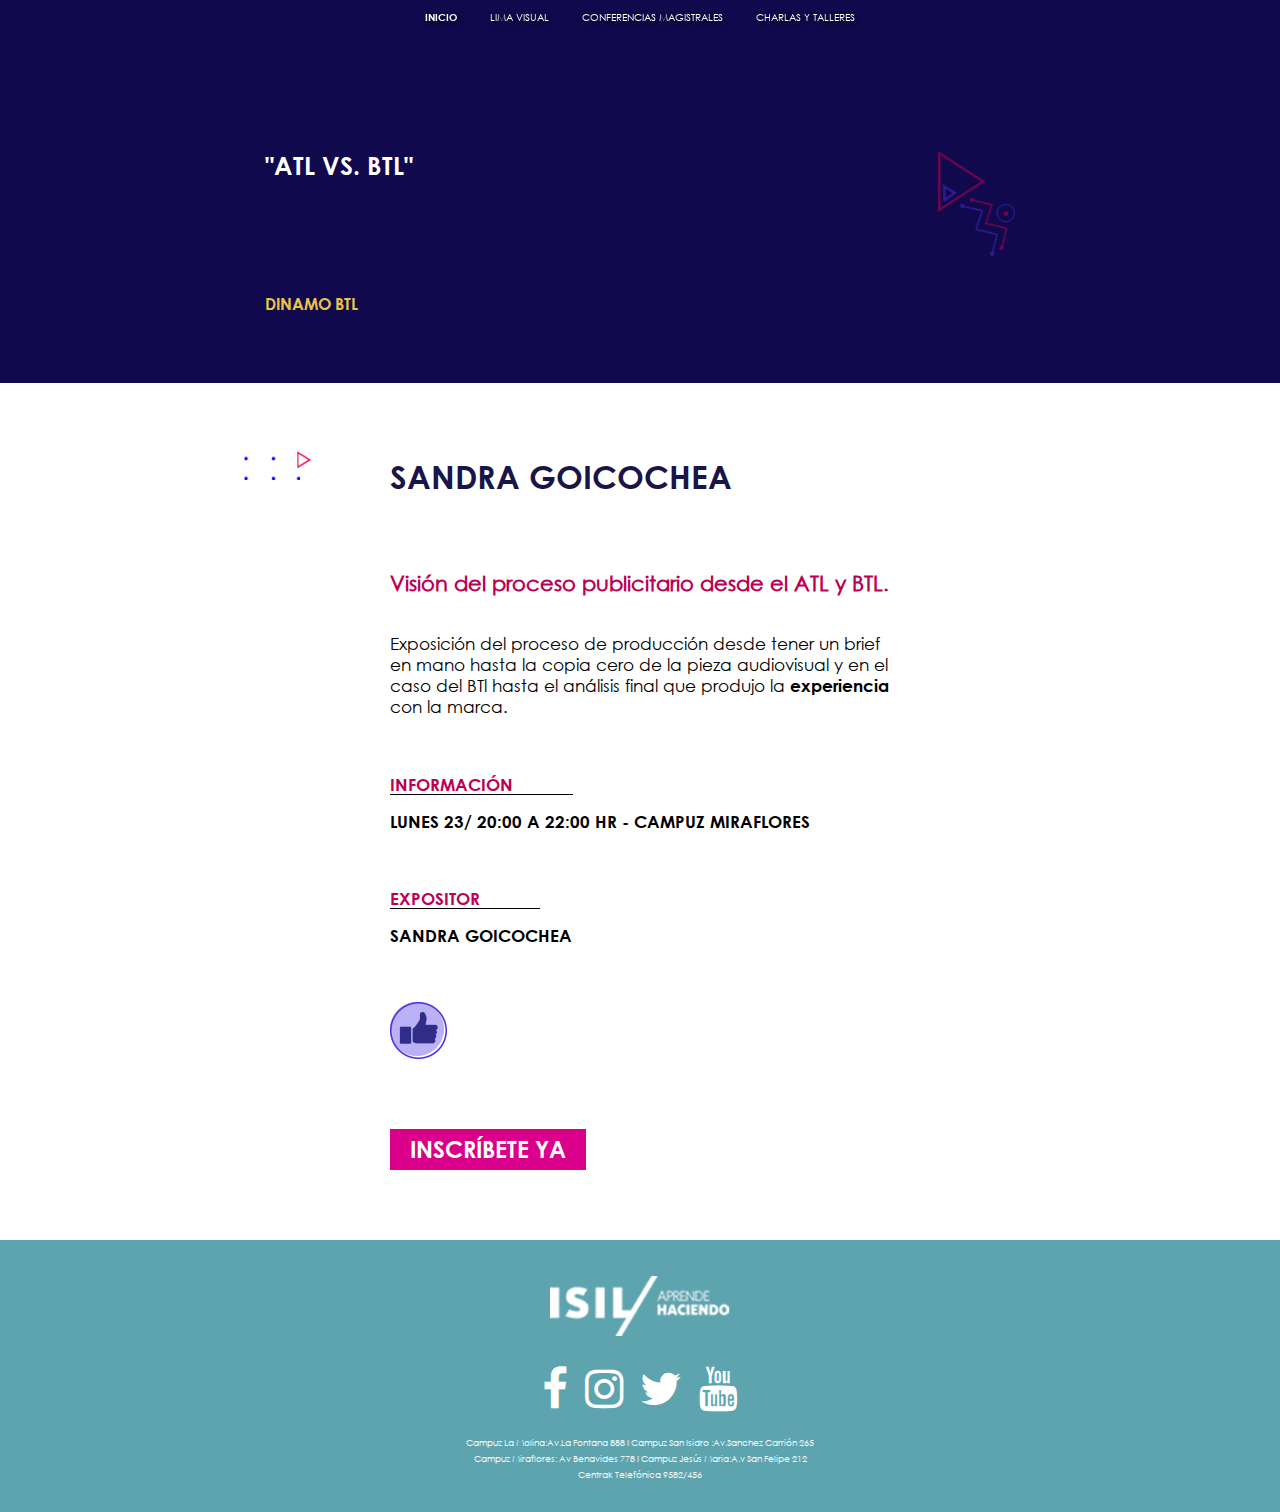
<file: expo/11.html>
<!doctype html>
<html lang="es">
<head>
    <meta charset="utf-8">
    <meta http-equiv="x-ua-compatible" content="ie=edge">
    <title>Limavisual</title>
    <meta name="viewport" content="width=device-width, initial-scale=1">
    <link rel="stylesheet" href="../css/normalize.css">
    <link rel="stylesheet" href="../css/font-awesome.min.css">
    <link rel="stylesheet" href="../css/animations.css">
    <link rel="stylesheet" href="../css/main.css"> </head>

<body>
    <div id="top-menu">
        <ul>
           <li><a href="../index.html#s1" class="topLink active">INICIO</a></li>
            <li><a href="../index.html#s3" class="topLink">LIMA VISUAL</a></li>
            <li><a href="../index.html#s4" class="topLink">CONFERENCIAS MAGISTRALES</a></li>
            <li><a href="../index.html#s5" class="topLink">CHARLAS Y TALLERES</a></li>
        </ul>
    </div>
    <div id="wrapper">
       <div id="scrProf">
           <div id="header">
               <div>
                   <h4>"ATL VS. BTL"</h4>
                   <h5>DINAMO BTL</h5>
                   <img src="../img/iconi.png" alt="">
               </div>
           </div>
           <div id="body">
               <div id="container">
                   <img src="../img/s3_1.jpg" alt="">
                   <h4>SANDRA GOICOCHEA</h4>
                   <h5>Visión del proceso publicitario desde el ATL y BTL. </h5>
                   <p>Exposición del proceso de producción desde tener un brief en mano hasta la copia cero de la pieza audiovisual y en el caso del BTl hasta el análisis final que produjo la <strong>experiencia</strong> con la marca. </p>
                   <h6><span>INFORMACIÓN</span></h6>
                   <p class="bold">LUNES 23/ 20:00 A 22:00 HR - CAMPUZ MIRAFLORES</p>
                   <h6><span>EXPOSITOR</span></h6>
                   <p class="bold">SANDRA GOICOCHEA</p>
                   <a href="https://www.facebook.com/lucyessicayauryyaury?fref=ts" target="_blank"></a>
                   <button class="btnInscribete">INSCRÍBETE YA</button>
               </div>
           </div>
       </div>

       <div class="slide" id="s8">
            <div class="container">
                <img src="../img/logo_isil.png" alt="" id="logo">
                <ul>
                    <li><a href="https://www.facebook.com/staffcreativa/" target="_blank"><i class="fa fa-facebook" aria-hidden="true"></i></a></li>
                    <li><a href="" target="_blank"><i class="fa fa-instagram" aria-hidden="true"></i></a></li>
                    <li><a href="https://twitter.com/staffcreativa?lang=es" target="_blank"><i class="fa fa-twitter" aria-hidden="true"></i></a></li>
                    <li><a href="https://www.youtube.com/user/staffcreativa" target="_blank"><i class="fa fa-youtube" aria-hidden="true"></i></a></li>
                </ul>
                <p>Campuz La Molina:Av.La Fontana 888  I Campuz San Isidro :Av.Sanchez Carrión 265</p>
                <p>Campuz Miraflores: Av  Benavides 778 I Campuz Jesús Maria:A.v San Felipe 212</p>
                <p>Centrak Telef&oacute;nica 9582/456</p>
            </div>
        </div>
    </div>
    <script src="https://ajax.googleapis.com/ajax/libs/jquery/3.1.1/jquery.min.js"></script>
    <script src="../js/plugins.js"></script>
    <script src="../js/main.js"></script>
</body>
</html>
</file>
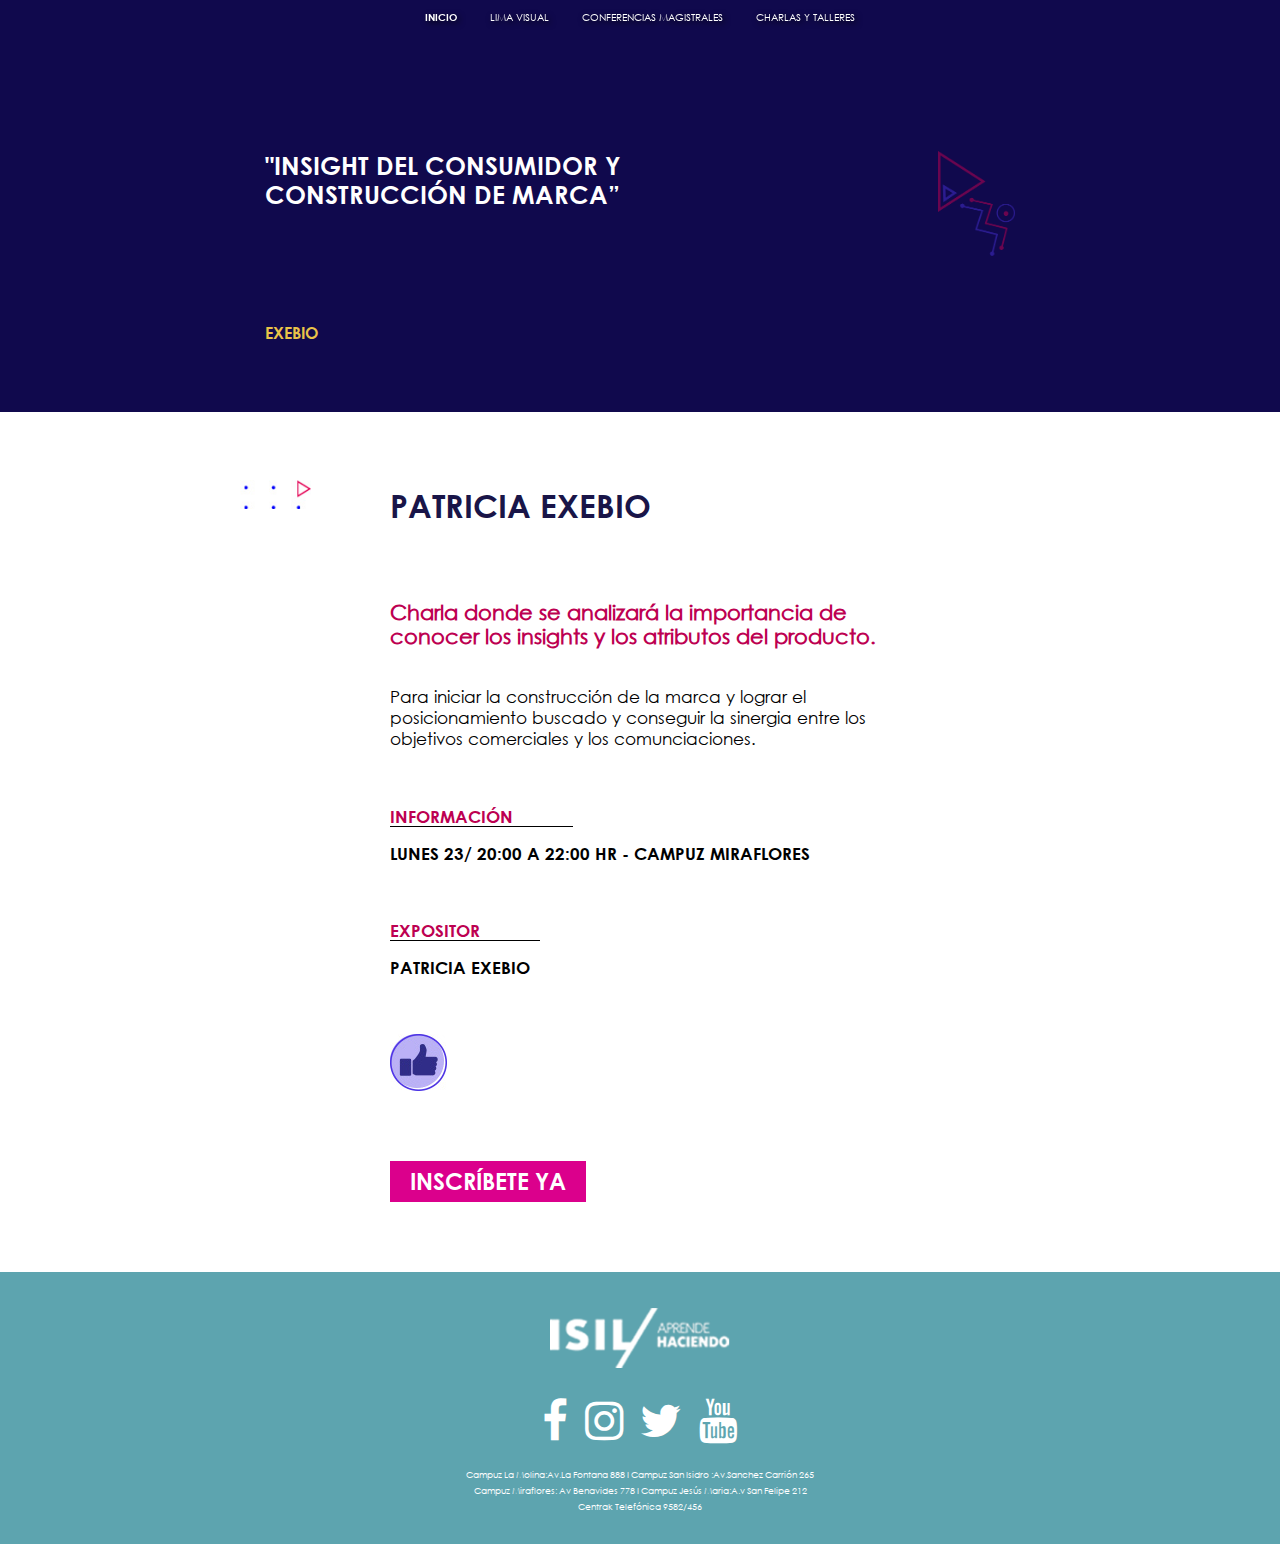
<file: expo/2.html>
<!doctype html>
<html lang="es">
<head>
    <meta charset="utf-8">
    <meta http-equiv="x-ua-compatible" content="ie=edge">
    <title>Limavisual</title>
    <meta name="viewport" content="width=device-width, initial-scale=1">
    <link rel="stylesheet" href="../css/normalize.css">
    <link rel="stylesheet" href="../css/font-awesome.min.css">
    <link rel="stylesheet" href="../css/animations.css">
    <link rel="stylesheet" href="../css/main.css"> </head>

<body>
    <div id="top-menu">
        <ul>
           <li><a href="../index.html#s1" class="topLink active">INICIO</a></li>
            <li><a href="../index.html#s3" class="topLink">LIMA VISUAL</a></li>
            <li><a href="../index.html#s4" class="topLink">CONFERENCIAS MAGISTRALES</a></li>
            <li><a href="../index.html#s5" class="topLink">CHARLAS Y TALLERES</a></li>
        </ul>
    </div>
    <div id="wrapper">
       <div id="scrProf">
           <div id="header">
               <div>
                   <h4>"INSIGHT DEL CONSUMIDOR Y<br>CONSTRUCCIÓN DE MARCA”</h4>
                   <h5>EXEBIO</h5>
                   <img src="../img/iconi.png" alt="">
               </div>
           </div>
           <div id="body">
               <div id="container">
                   <img src="../img/s3_1.jpg" alt="">
                   <h4>PATRICIA EXEBIO</h4>
                   <h5>Charla donde se analizará la importancia de conocer los insights y los atributos del producto.</h5>
                   <p>Para iniciar la construcción de la marca y lograr el posicionamiento buscado y conseguir la sinergia entre los objetivos comerciales y los comunciaciones.</p>
                   <h6><span>INFORMACIÓN</span></h6>
                   <p class="bold">LUNES 23/ 20:00 A 22:00 HR - CAMPUZ MIRAFLORES</p>
                   <h6><span>EXPOSITOR</span></h6>
                   <p class="bold">PATRICIA EXEBIO</p>
                   <a href="https://www.facebook.com/lucyessicayauryyaury?fref=ts" target="_blank"></a>
                   <button class="btnInscribete">INSCRÍBETE YA</button>
               </div>
           </div>
       </div>

       <div class="slide" id="s8">
            <div class="container">
                <img src="../img/logo_isil.png" alt="" id="logo">
                <ul>
                    <li><a href="https://www.facebook.com/staffcreativa/" target="_blank"><i class="fa fa-facebook" aria-hidden="true"></i></a></li>
                    <li><a href="" target="_blank"><i class="fa fa-instagram" aria-hidden="true"></i></a></li>
                    <li><a href="https://twitter.com/staffcreativa?lang=es" target="_blank"><i class="fa fa-twitter" aria-hidden="true"></i></a></li>
                    <li><a href="https://www.youtube.com/user/staffcreativa" target="_blank"><i class="fa fa-youtube" aria-hidden="true"></i></a></li>
                </ul>
                <p>Campuz La Molina:Av.La Fontana 888  I Campuz San Isidro :Av.Sanchez Carrión 265</p>
                <p>Campuz Miraflores: Av  Benavides 778 I Campuz Jesús Maria:A.v San Felipe 212</p>
                <p>Centrak Telef&oacute;nica 9582/456</p>
            </div>
        </div>
    </div>
    <script src="https://ajax.googleapis.com/ajax/libs/jquery/3.1.1/jquery.min.js"></script>
    <script src="../js/plugins.js"></script>
    <script src="../js/main.js"></script>
</body>
</html>
</file>
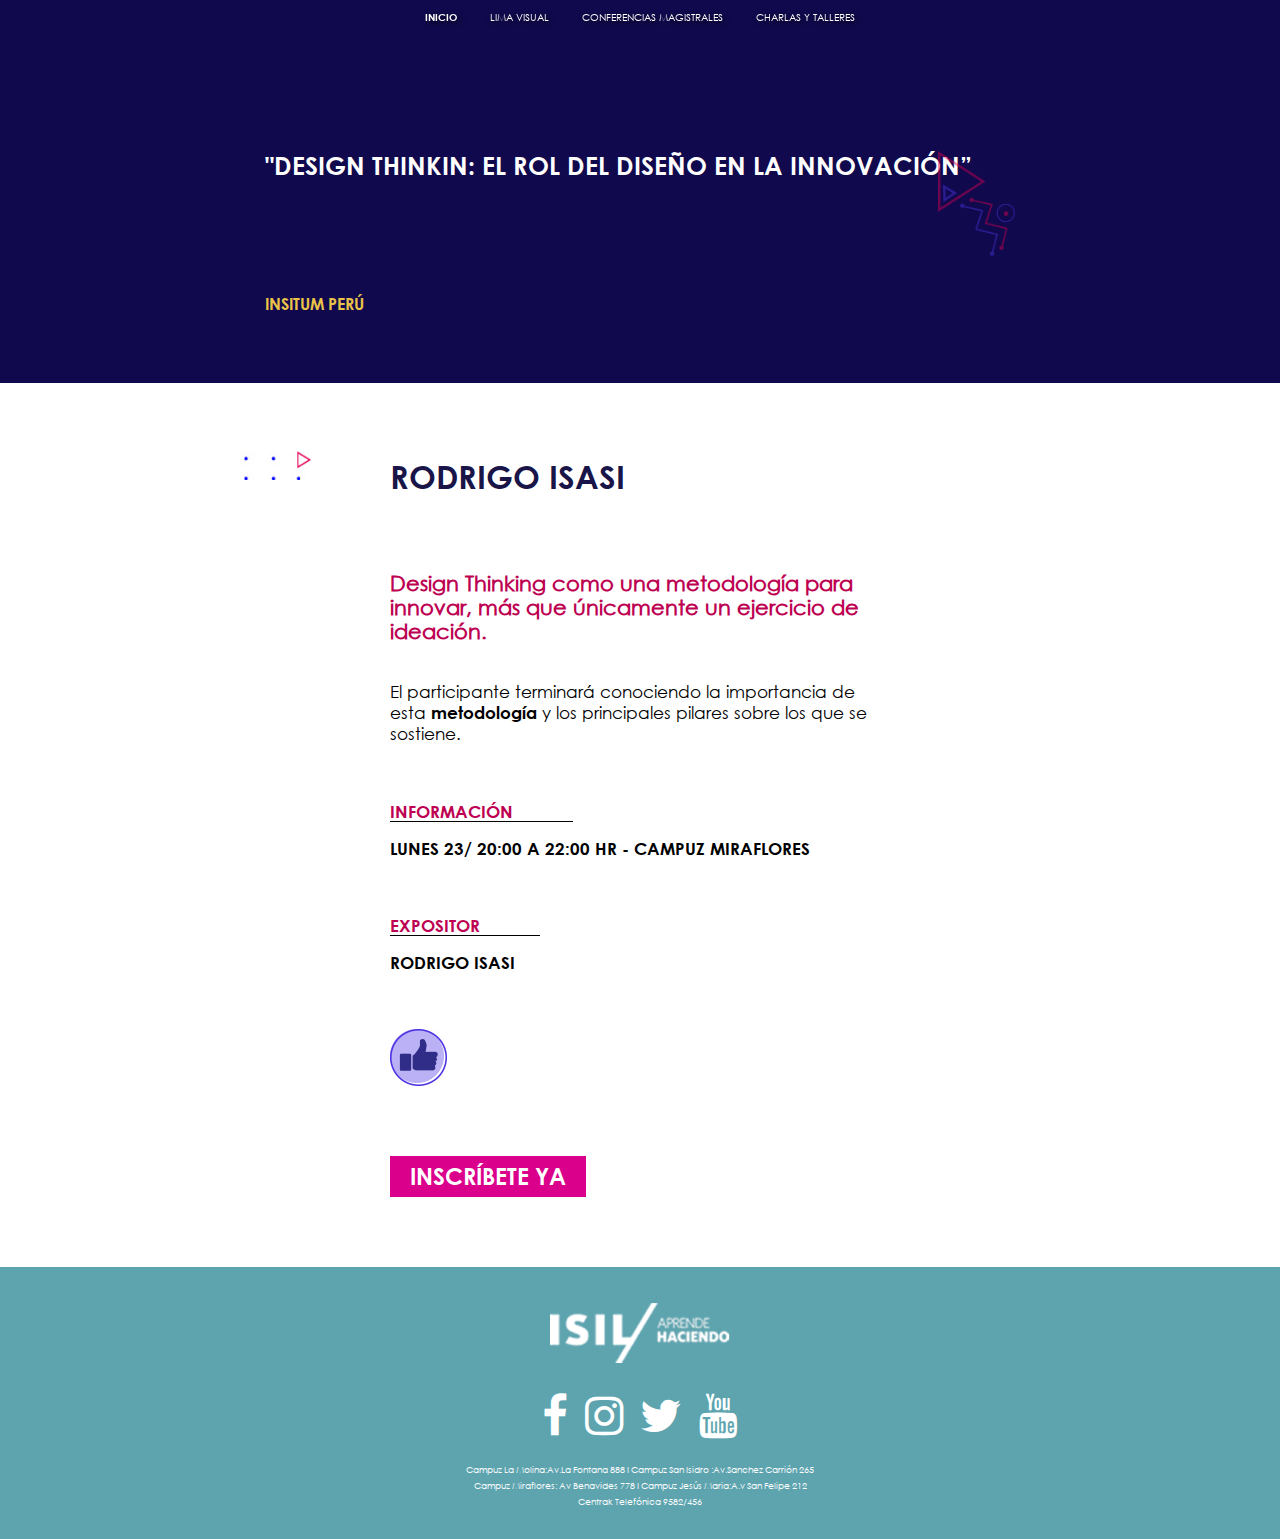
<file: expo/3.html>
<!doctype html>
<html lang="es">
<head>
    <meta charset="utf-8">
    <meta http-equiv="x-ua-compatible" content="ie=edge">
    <title>Limavisual</title>
    <meta name="viewport" content="width=device-width, initial-scale=1">
    <link rel="stylesheet" href="../css/normalize.css">
    <link rel="stylesheet" href="../css/font-awesome.min.css">
    <link rel="stylesheet" href="../css/animations.css">
    <link rel="stylesheet" href="../css/main.css"> </head>

<body>
    <div id="top-menu">
        <ul>
           <li><a href="../index.html#s1" class="topLink active">INICIO</a></li>
            <li><a href="../index.html#s3" class="topLink">LIMA VISUAL</a></li>
            <li><a href="../index.html#s4" class="topLink">CONFERENCIAS MAGISTRALES</a></li>
            <li><a href="../index.html#s5" class="topLink">CHARLAS Y TALLERES</a></li>
        </ul>
    </div>
    <div id="wrapper">
       <div id="scrProf">
           <div id="header">
               <div>
                   <h4>"DESIGN THINKIN: EL ROL DEL DISEÑO EN LA INNOVACIÓN”</h4>
                   <h5>INSITUM PERÚ</h5>
                   <img src="../img/iconi.png" alt="">
               </div>
           </div>
           <div id="body">
               <div id="container">
                   <img src="../img/s3_1.jpg" alt="">
                   <h4>RODRIGO ISASI</h4>
                   <h5>Design Thinking como una metodología para innovar, más que únicamente un ejercicio de ideación.</h5>
                   <p>El participante terminará conociendo la importancia de esta <strong>metodología</strong> y los principales pilares sobre los que se sostiene.</p>
                   <h6><span>INFORMACIÓN</span></h6>
                   <p class="bold">LUNES 23/ 20:00 A 22:00 HR - CAMPUZ MIRAFLORES</p>
                   <h6><span>EXPOSITOR</span></h6>
                   <p class="bold">RODRIGO ISASI</p>
                   <a href="https://www.facebook.com/lucyessicayauryyaury?fref=ts" target="_blank"></a>
                   <button class="btnInscribete">INSCRÍBETE YA</button>
               </div>
           </div>
       </div>

       <div class="slide" id="s8">
            <div class="container">
                <img src="../img/logo_isil.png" alt="" id="logo">
                <ul>
                    <li><a href="https://www.facebook.com/staffcreativa/" target="_blank"><i class="fa fa-facebook" aria-hidden="true"></i></a></li>
                    <li><a href="" target="_blank"><i class="fa fa-instagram" aria-hidden="true"></i></a></li>
                    <li><a href="https://twitter.com/staffcreativa?lang=es" target="_blank"><i class="fa fa-twitter" aria-hidden="true"></i></a></li>
                    <li><a href="https://www.youtube.com/user/staffcreativa" target="_blank"><i class="fa fa-youtube" aria-hidden="true"></i></a></li>
                </ul>
                <p>Campuz La Molina:Av.La Fontana 888  I Campuz San Isidro :Av.Sanchez Carrión 265</p>
                <p>Campuz Miraflores: Av  Benavides 778 I Campuz Jesús Maria:A.v San Felipe 212</p>
                <p>Centrak Telef&oacute;nica 9582/456</p>
            </div>
        </div>
    </div>
    <script src="https://ajax.googleapis.com/ajax/libs/jquery/3.1.1/jquery.min.js"></script>
    <script src="../js/plugins.js"></script>
    <script src="../js/main.js"></script>
</body>
</html>
</file>
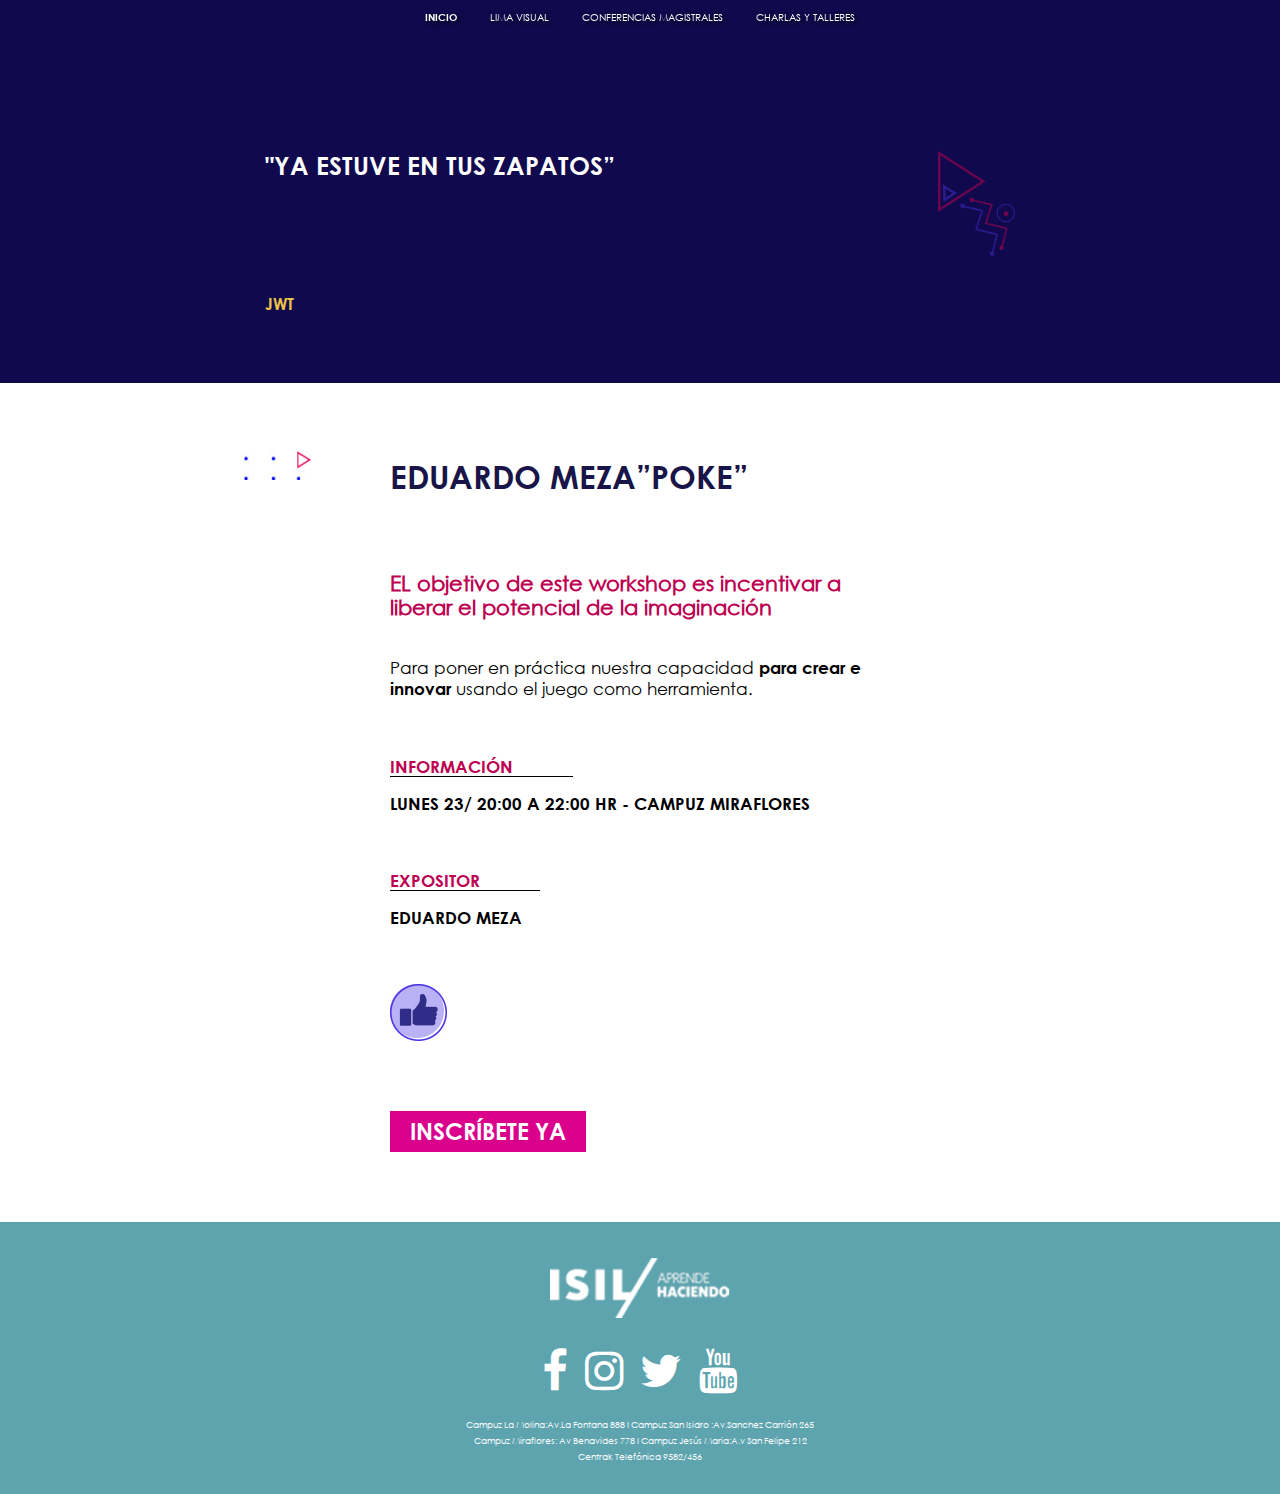
<file: expo/4.html>
<!doctype html>
<html lang="es">
<head>
    <meta charset="utf-8">
    <meta http-equiv="x-ua-compatible" content="ie=edge">
    <title>Limavisual</title>
    <meta name="viewport" content="width=device-width, initial-scale=1">
    <link rel="stylesheet" href="../css/normalize.css">
    <link rel="stylesheet" href="../css/font-awesome.min.css">
    <link rel="stylesheet" href="../css/animations.css">
    <link rel="stylesheet" href="../css/main.css"> </head>

<body>
    <div id="top-menu">
        <ul>
           <li><a href="../index.html#s1" class="topLink active">INICIO</a></li>
            <li><a href="../index.html#s3" class="topLink">LIMA VISUAL</a></li>
            <li><a href="../index.html#s4" class="topLink">CONFERENCIAS MAGISTRALES</a></li>
            <li><a href="../index.html#s5" class="topLink">CHARLAS Y TALLERES</a></li>
        </ul>
    </div>
    <div id="wrapper">
       <div id="scrProf">
           <div id="header">
               <div>
                   <h4>"YA ESTUVE EN TUS ZAPATOS”</h4>
                   <h5>JWT</h5>
                   <img src="../img/iconi.png" alt="">
               </div>
           </div>
           <div id="body">
               <div id="container">
                   <img src="../img/s3_1.jpg" alt="">
                   <h4>EDUARDO MEZA”POKE”</h4>
                   <h5>EL objetivo de este workshop es incentivar a liberar el potencial de la imaginación</h5>
                   <p>Para poner en práctica nuestra capacidad <strong>para crear e innovar</strong> usando el juego como herramienta.</p>
                   <h6><span>INFORMACIÓN</span></h6>
                   <p class="bold">LUNES 23/ 20:00 A 22:00 HR - CAMPUZ MIRAFLORES</p>
                   <h6><span>EXPOSITOR</span></h6>
                   <p class="bold">EDUARDO MEZA</p>
                   <a href="https://www.facebook.com/lucyessicayauryyaury?fref=ts" target="_blank"></a>
                   <button class="btnInscribete">INSCRÍBETE YA</button>
               </div>
           </div>
       </div>

       <div class="slide" id="s8">
            <div class="container">
                <img src="../img/logo_isil.png" alt="" id="logo">
                <ul>
                    <li><a href="https://www.facebook.com/staffcreativa/" target="_blank"><i class="fa fa-facebook" aria-hidden="true"></i></a></li>
                    <li><a href="" target="_blank"><i class="fa fa-instagram" aria-hidden="true"></i></a></li>
                    <li><a href="https://twitter.com/staffcreativa?lang=es" target="_blank"><i class="fa fa-twitter" aria-hidden="true"></i></a></li>
                    <li><a href="https://www.youtube.com/user/staffcreativa" target="_blank"><i class="fa fa-youtube" aria-hidden="true"></i></a></li>
                </ul>
                <p>Campuz La Molina:Av.La Fontana 888  I Campuz San Isidro :Av.Sanchez Carrión 265</p>
                <p>Campuz Miraflores: Av  Benavides 778 I Campuz Jesús Maria:A.v San Felipe 212</p>
                <p>Centrak Telef&oacute;nica 9582/456</p>
            </div>
        </div>
    </div>
    <script src="https://ajax.googleapis.com/ajax/libs/jquery/3.1.1/jquery.min.js"></script>
    <script src="../js/plugins.js"></script>
    <script src="../js/main.js"></script>
</body>
</html>
</file>
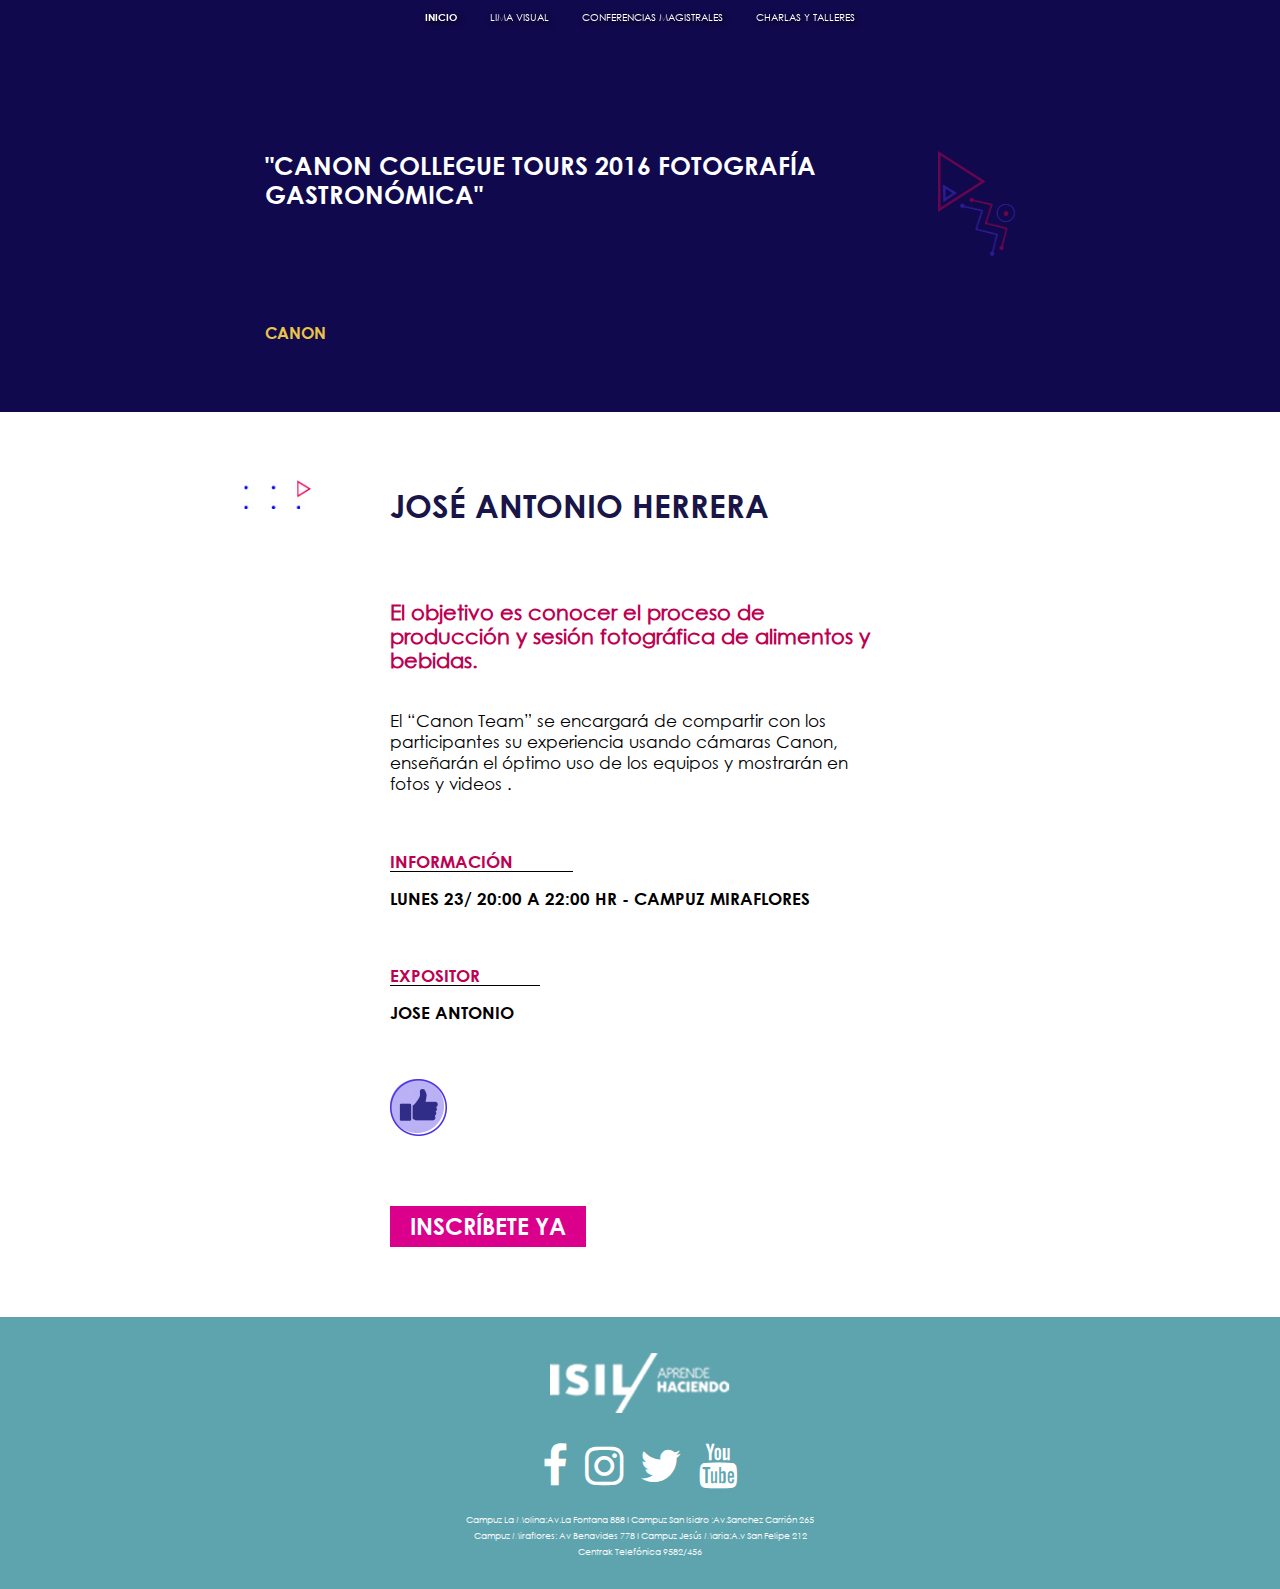
<file: expo/5.html>
<!doctype html>
<html lang="es">
<head>
    <meta charset="utf-8">
    <meta http-equiv="x-ua-compatible" content="ie=edge">
    <title>Limavisual</title>
    <meta name="viewport" content="width=device-width, initial-scale=1">
    <link rel="stylesheet" href="../css/normalize.css">
    <link rel="stylesheet" href="../css/font-awesome.min.css">
    <link rel="stylesheet" href="../css/animations.css">
    <link rel="stylesheet" href="../css/main.css"> </head>

<body>
    <div id="top-menu">
        <ul>
           <li><a href="../index.html#s1" class="topLink active">INICIO</a></li>
            <li><a href="../index.html#s3" class="topLink">LIMA VISUAL</a></li>
            <li><a href="../index.html#s4" class="topLink">CONFERENCIAS MAGISTRALES</a></li>
            <li><a href="../index.html#s5" class="topLink">CHARLAS Y TALLERES</a></li>
        </ul>
    </div>
    <div id="wrapper">
       <div id="scrProf">
           <div id="header">
               <div>
                   <h4>"CANON COLLEGUE TOURS 2016 FOTOGRAFÍA GASTRONÓMICA"</h4>
                   <h5>CANON</h5>
                   <img src="../img/iconi.png" alt="">
               </div>
           </div>
           <div id="body">
               <div id="container">
                   <img src="../img/s3_1.jpg" alt="">
                   <h4>JOSÉ ANTONIO HERRERA</h4>
                   <h5>El objetivo es conocer el proceso de producción y sesión fotográfica de alimentos y bebidas.</h5>
                   <p>El “Canon Team” se encargará de compartir con los participantes su experiencia usando cámaras Canon, enseñarán el óptimo uso de los equipos y mostrarán en fotos y videos .</p>
                   <h6><span>INFORMACIÓN</span></h6>
                   <p class="bold">LUNES 23/ 20:00 A 22:00 HR - CAMPUZ MIRAFLORES</p>
                   <h6><span>EXPOSITOR</span></h6>
                   <p class="bold">JOSE ANTONIO</p>
                   <a href="https://www.facebook.com/lucyessicayauryyaury?fref=ts" target="_blank"></a>
                   <button class="btnInscribete">INSCRÍBETE YA</button>
               </div>
           </div>
       </div>

       <div class="slide" id="s8">
            <div class="container">
                <img src="../img/logo_isil.png" alt="" id="logo">
                <ul>
                    <li><a href="https://www.facebook.com/staffcreativa/" target="_blank"><i class="fa fa-facebook" aria-hidden="true"></i></a></li>
                    <li><a href="" target="_blank"><i class="fa fa-instagram" aria-hidden="true"></i></a></li>
                    <li><a href="https://twitter.com/staffcreativa?lang=es" target="_blank"><i class="fa fa-twitter" aria-hidden="true"></i></a></li>
                    <li><a href="https://www.youtube.com/user/staffcreativa" target="_blank"><i class="fa fa-youtube" aria-hidden="true"></i></a></li>
                </ul>
                <p>Campuz La Molina:Av.La Fontana 888  I Campuz San Isidro :Av.Sanchez Carrión 265</p>
                <p>Campuz Miraflores: Av  Benavides 778 I Campuz Jesús Maria:A.v San Felipe 212</p>
                <p>Centrak Telef&oacute;nica 9582/456</p>
            </div>
        </div>
    </div>
    <script src="https://ajax.googleapis.com/ajax/libs/jquery/3.1.1/jquery.min.js"></script>
    <script src="../js/plugins.js"></script>
    <script src="../js/main.js"></script>
</body>
</html>
</file>
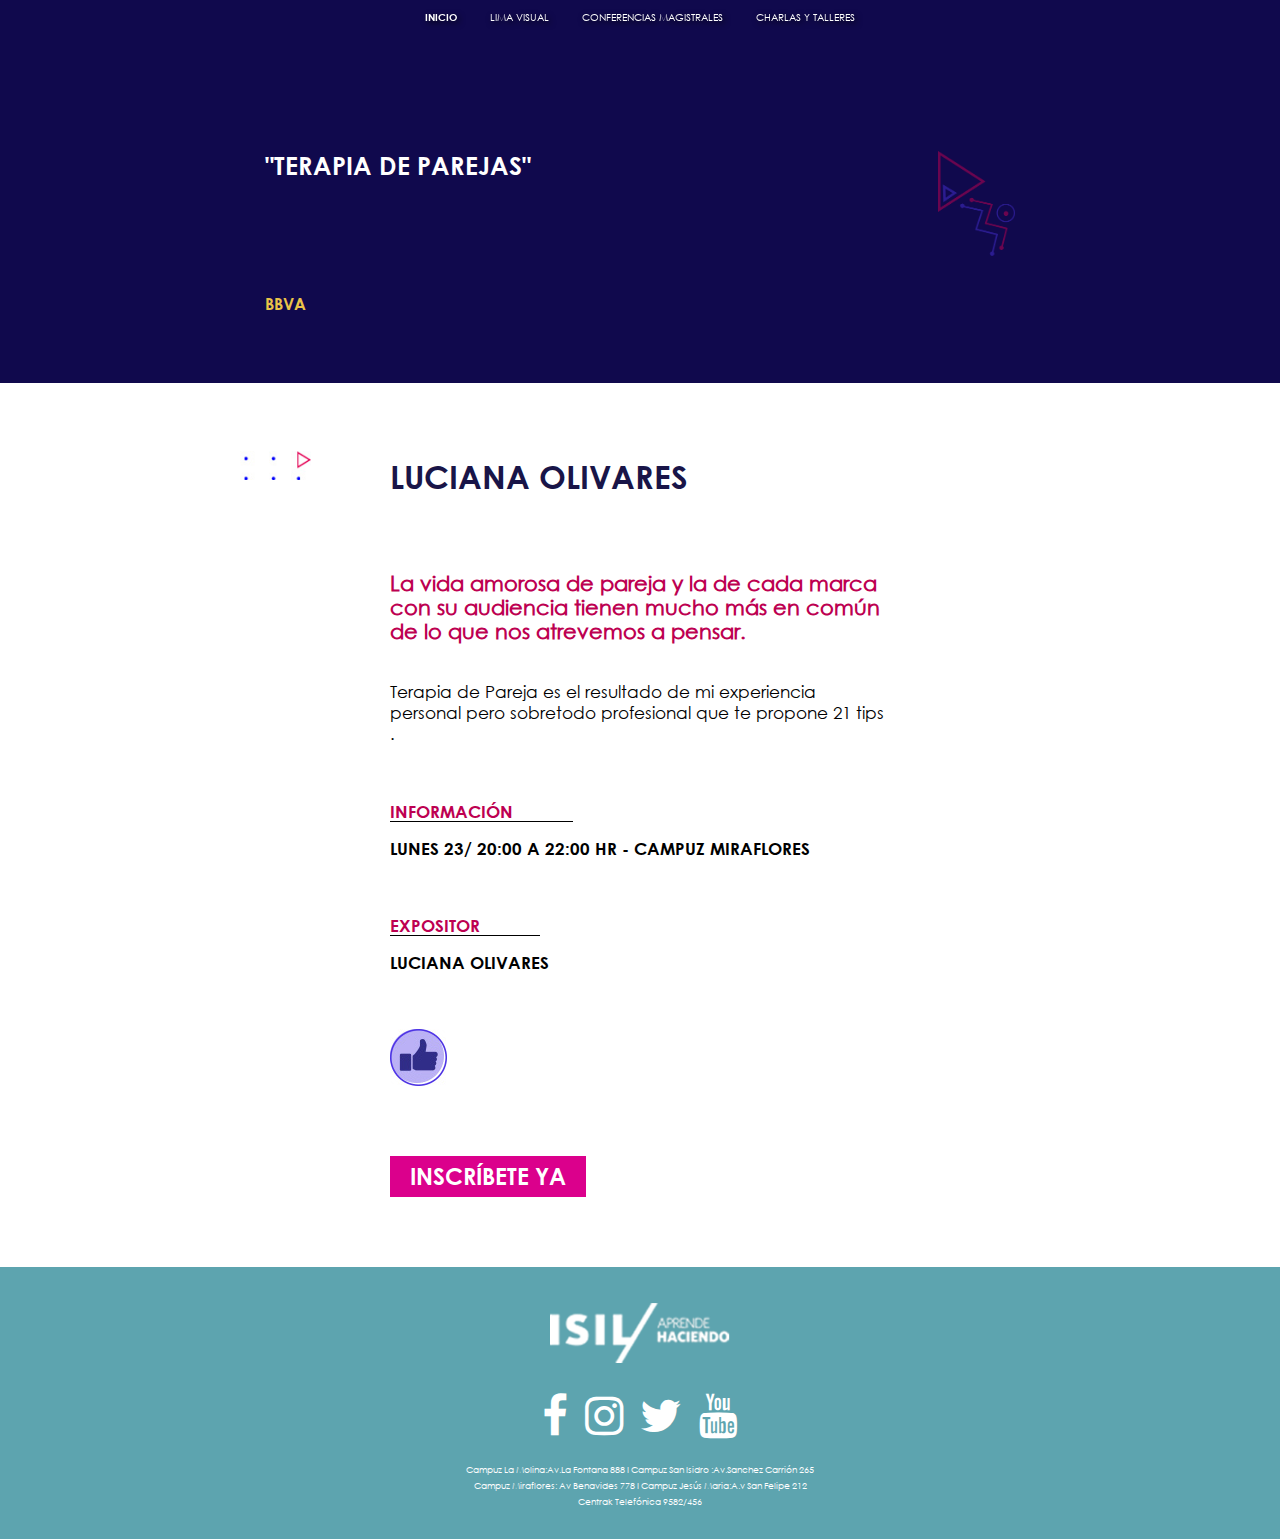
<file: expo/6.html>
<!doctype html>
<html lang="es">
<head>
    <meta charset="utf-8">
    <meta http-equiv="x-ua-compatible" content="ie=edge">
    <title>Limavisual</title>
    <meta name="viewport" content="width=device-width, initial-scale=1">
    <link rel="stylesheet" href="../css/normalize.css">
    <link rel="stylesheet" href="../css/font-awesome.min.css">
    <link rel="stylesheet" href="../css/animations.css">
    <link rel="stylesheet" href="../css/main.css"> </head>

<body>
    <div id="top-menu">
        <ul>
           <li><a href="../index.html#s1" class="topLink active">INICIO</a></li>
            <li><a href="../index.html#s3" class="topLink">LIMA VISUAL</a></li>
            <li><a href="../index.html#s4" class="topLink">CONFERENCIAS MAGISTRALES</a></li>
            <li><a href="../index.html#s5" class="topLink">CHARLAS Y TALLERES</a></li>
        </ul>
    </div>
    <div id="wrapper">
       <div id="scrProf">
           <div id="header">
               <div>
                   <h4>"TERAPIA DE PAREJAS"</h4>
                   <h5>BBVA</h5>
                   <img src="../img/iconi.png" alt="">
               </div>
           </div>
           <div id="body">
               <div id="container">
                   <img src="../img/s3_1.jpg" alt="">
                   <h4>LUCIANA OLIVARES</h4>
                   <h5>La vida amorosa de pareja y la de cada marca con su audiencia tienen mucho más en común de lo que nos atrevemos a pensar. </h5>
                   <p>Terapia de Pareja es el resultado de mi experiencia personal pero sobretodo profesional que te propone 21 tips .</p>
                   <h6><span>INFORMACIÓN</span></h6>
                   <p class="bold">LUNES 23/ 20:00 A 22:00 HR - CAMPUZ MIRAFLORES</p>
                   <h6><span>EXPOSITOR</span></h6>
                   <p class="bold">LUCIANA OLIVARES</p>
                   <a href="https://www.facebook.com/lucyessicayauryyaury?fref=ts" target="_blank"></a>
                   <button class="btnInscribete">INSCRÍBETE YA</button>
               </div>
           </div>
       </div>

       <div class="slide" id="s8">
            <div class="container">
                <img src="../img/logo_isil.png" alt="" id="logo">
                <ul>
                    <li><a href="https://www.facebook.com/staffcreativa/" target="_blank"><i class="fa fa-facebook" aria-hidden="true"></i></a></li>
                    <li><a href="" target="_blank"><i class="fa fa-instagram" aria-hidden="true"></i></a></li>
                    <li><a href="https://twitter.com/staffcreativa?lang=es" target="_blank"><i class="fa fa-twitter" aria-hidden="true"></i></a></li>
                    <li><a href="https://www.youtube.com/user/staffcreativa" target="_blank"><i class="fa fa-youtube" aria-hidden="true"></i></a></li>
                </ul>
                <p>Campuz La Molina:Av.La Fontana 888  I Campuz San Isidro :Av.Sanchez Carrión 265</p>
                <p>Campuz Miraflores: Av  Benavides 778 I Campuz Jesús Maria:A.v San Felipe 212</p>
                <p>Centrak Telef&oacute;nica 9582/456</p>
            </div>
        </div>
    </div>
    <script src="https://ajax.googleapis.com/ajax/libs/jquery/3.1.1/jquery.min.js"></script>
    <script src="../js/plugins.js"></script>
    <script src="../js/main.js"></script>
</body>
</html>
</file>
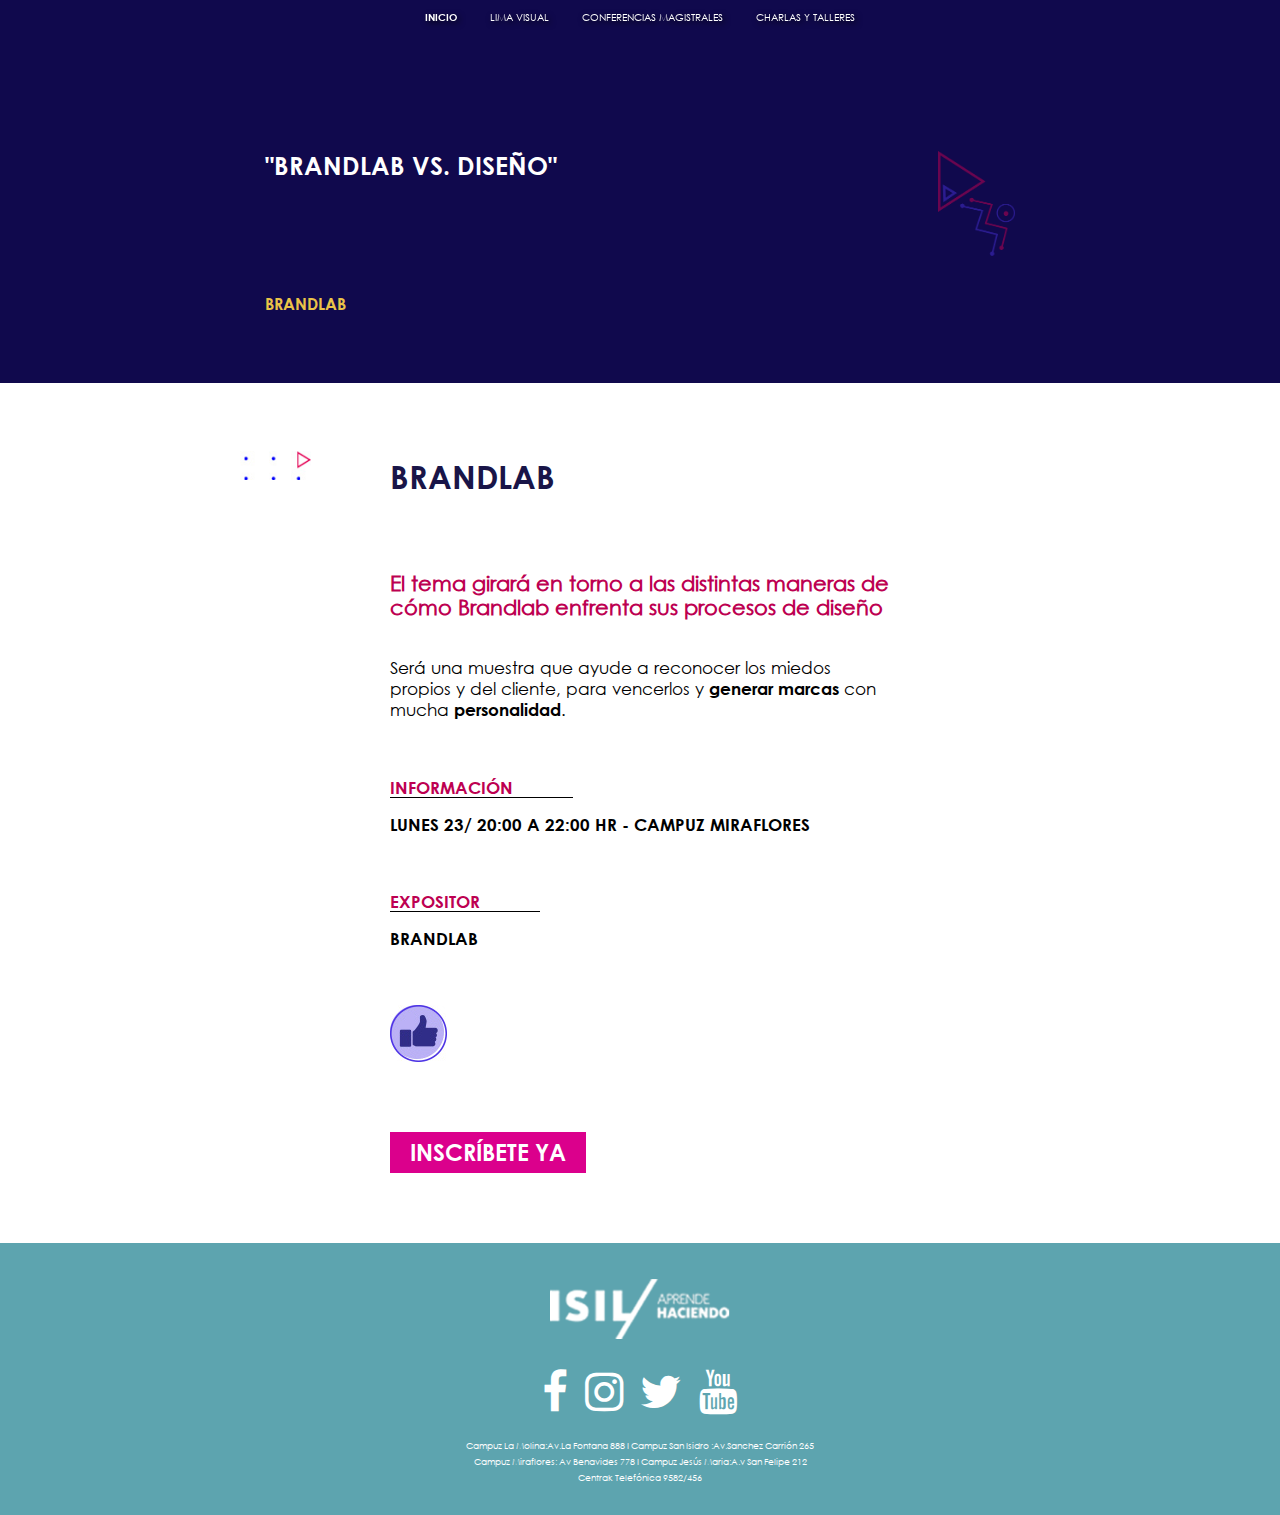
<file: expo/7.html>
<!doctype html>
<html lang="es">
<head>
    <meta charset="utf-8">
    <meta http-equiv="x-ua-compatible" content="ie=edge">
    <title>Limavisual</title>
    <meta name="viewport" content="width=device-width, initial-scale=1">
    <link rel="stylesheet" href="../css/normalize.css">
    <link rel="stylesheet" href="../css/font-awesome.min.css">
    <link rel="stylesheet" href="../css/animations.css">
    <link rel="stylesheet" href="../css/main.css"> </head>

<body>
    <div id="top-menu">
        <ul>
           <li><a href="../index.html#s1" class="topLink active">INICIO</a></li>
            <li><a href="../index.html#s3" class="topLink">LIMA VISUAL</a></li>
            <li><a href="../index.html#s4" class="topLink">CONFERENCIAS MAGISTRALES</a></li>
            <li><a href="../index.html#s5" class="topLink">CHARLAS Y TALLERES</a></li>
        </ul>
    </div>
    <div id="wrapper">
       <div id="scrProf">
           <div id="header">
               <div>
                   <h4>"BRANDLAB VS. DISEÑO"</h4>
                   <h5>BRANDLAB</h5>
                   <img src="../img/iconi.png" alt="">
               </div>
           </div>
           <div id="body">
               <div id="container">
                   <img src="../img/s3_1.jpg" alt="">
                   <h4>BRANDLAB</h4>
                   <h5>El tema girará en torno a las distintas maneras de cómo Brandlab enfrenta sus procesos de diseño</h5>
                   <p>Será una muestra que ayude a reconocer los miedos propios y del cliente, para vencerlos y <strong>generar marcas</strong> con mucha <strong>personalidad</strong>.</p>
                   <h6><span>INFORMACIÓN</span></h6>
                   <p class="bold">LUNES 23/ 20:00 A 22:00 HR - CAMPUZ MIRAFLORES</p>
                   <h6><span>EXPOSITOR</span></h6>
                   <p class="bold">BRANDLAB</p>
                   <a href="https://www.facebook.com/lucyessicayauryyaury?fref=ts" target="_blank"></a>
                   <button class="btnInscribete">INSCRÍBETE YA</button>
               </div>
           </div>
       </div>

       <div class="slide" id="s8">
            <div class="container">
                <img src="../img/logo_isil.png" alt="" id="logo">
                <ul>
                    <li><a href="https://www.facebook.com/staffcreativa/" target="_blank"><i class="fa fa-facebook" aria-hidden="true"></i></a></li>
                    <li><a href="" target="_blank"><i class="fa fa-instagram" aria-hidden="true"></i></a></li>
                    <li><a href="https://twitter.com/staffcreativa?lang=es" target="_blank"><i class="fa fa-twitter" aria-hidden="true"></i></a></li>
                    <li><a href="https://www.youtube.com/user/staffcreativa" target="_blank"><i class="fa fa-youtube" aria-hidden="true"></i></a></li>
                </ul>
                <p>Campuz La Molina:Av.La Fontana 888  I Campuz San Isidro :Av.Sanchez Carrión 265</p>
                <p>Campuz Miraflores: Av  Benavides 778 I Campuz Jesús Maria:A.v San Felipe 212</p>
                <p>Centrak Telef&oacute;nica 9582/456</p>
            </div>
        </div>
    </div>
    <script src="https://ajax.googleapis.com/ajax/libs/jquery/3.1.1/jquery.min.js"></script>
    <script src="../js/plugins.js"></script>
    <script src="../js/main.js"></script>
</body>
</html>
</file>
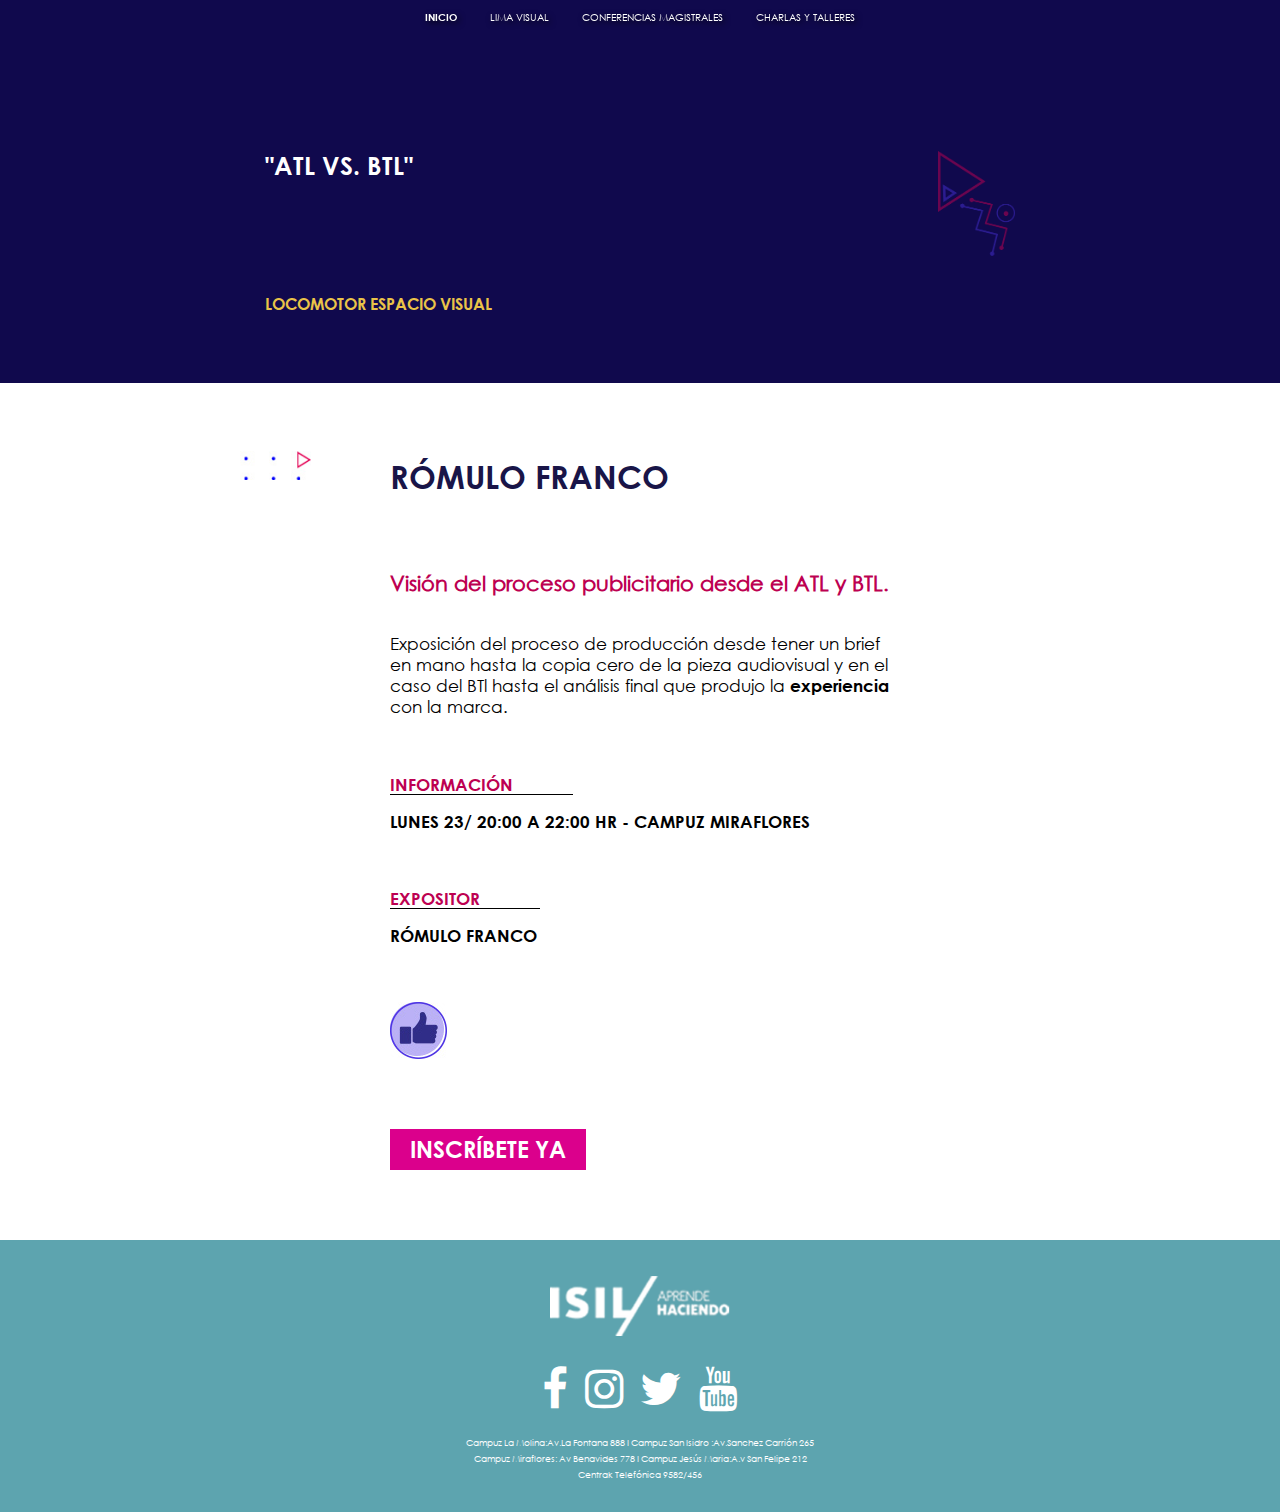
<file: expo/8.html>
<!doctype html>
<html lang="es">
<head>
    <meta charset="utf-8">
    <meta http-equiv="x-ua-compatible" content="ie=edge">
    <title>Limavisual</title>
    <meta name="viewport" content="width=device-width, initial-scale=1">
    <link rel="stylesheet" href="../css/normalize.css">
    <link rel="stylesheet" href="../css/font-awesome.min.css">
    <link rel="stylesheet" href="../css/animations.css">
    <link rel="stylesheet" href="../css/main.css"> </head>

<body>
    <div id="top-menu">
        <ul>
           <li><a href="../index.html#s1" class="topLink active">INICIO</a></li>
            <li><a href="../index.html#s3" class="topLink">LIMA VISUAL</a></li>
            <li><a href="../index.html#s4" class="topLink">CONFERENCIAS MAGISTRALES</a></li>
            <li><a href="../index.html#s5" class="topLink">CHARLAS Y TALLERES</a></li>
        </ul>
    </div>
    <div id="wrapper">
       <div id="scrProf">
           <div id="header">
               <div>
                   <h4>"ATL VS. BTL"</h4>
                   <h5>LOCOMOTOR ESPACIO VISUAL</h5>
                   <img src="../img/iconi.png" alt="">
               </div>
           </div>
           <div id="body">
               <div id="container">
                   <img src="../img/s3_1.jpg" alt="">
                   <h4>RÓMULO FRANCO</h4>
                   <h5>Visión del proceso publicitario desde el ATL y BTL. </h5>
                   <p>Exposición del proceso de producción desde tener un brief en mano hasta la copia cero de la pieza audiovisual y en el caso del BTl hasta el análisis final que produjo la <strong>experiencia</strong> con la marca. </p>
                   <h6><span>INFORMACIÓN</span></h6>
                   <p class="bold">LUNES 23/ 20:00 A 22:00 HR - CAMPUZ MIRAFLORES</p>
                   <h6><span>EXPOSITOR</span></h6>
                   <p class="bold">RÓMULO FRANCO</p>
                   <a href="https://www.facebook.com/lucyessicayauryyaury?fref=ts" target="_blank"></a>
                   <button class="btnInscribete">INSCRÍBETE YA</button>
               </div>
           </div>
       </div>

       <div class="slide" id="s8">
            <div class="container">
                <img src="../img/logo_isil.png" alt="" id="logo">
                <ul>
                    <li><a href="https://www.facebook.com/staffcreativa/" target="_blank"><i class="fa fa-facebook" aria-hidden="true"></i></a></li>
                    <li><a href="" target="_blank"><i class="fa fa-instagram" aria-hidden="true"></i></a></li>
                    <li><a href="https://twitter.com/staffcreativa?lang=es" target="_blank"><i class="fa fa-twitter" aria-hidden="true"></i></a></li>
                    <li><a href="https://www.youtube.com/user/staffcreativa" target="_blank"><i class="fa fa-youtube" aria-hidden="true"></i></a></li>
                </ul>
                <p>Campuz La Molina:Av.La Fontana 888  I Campuz San Isidro :Av.Sanchez Carrión 265</p>
                <p>Campuz Miraflores: Av  Benavides 778 I Campuz Jesús Maria:A.v San Felipe 212</p>
                <p>Centrak Telef&oacute;nica 9582/456</p>
            </div>
        </div>
    </div>
    <script src="https://ajax.googleapis.com/ajax/libs/jquery/3.1.1/jquery.min.js"></script>
    <script src="../js/plugins.js"></script>
    <script src="../js/main.js"></script>
</body>
</html>
</file>
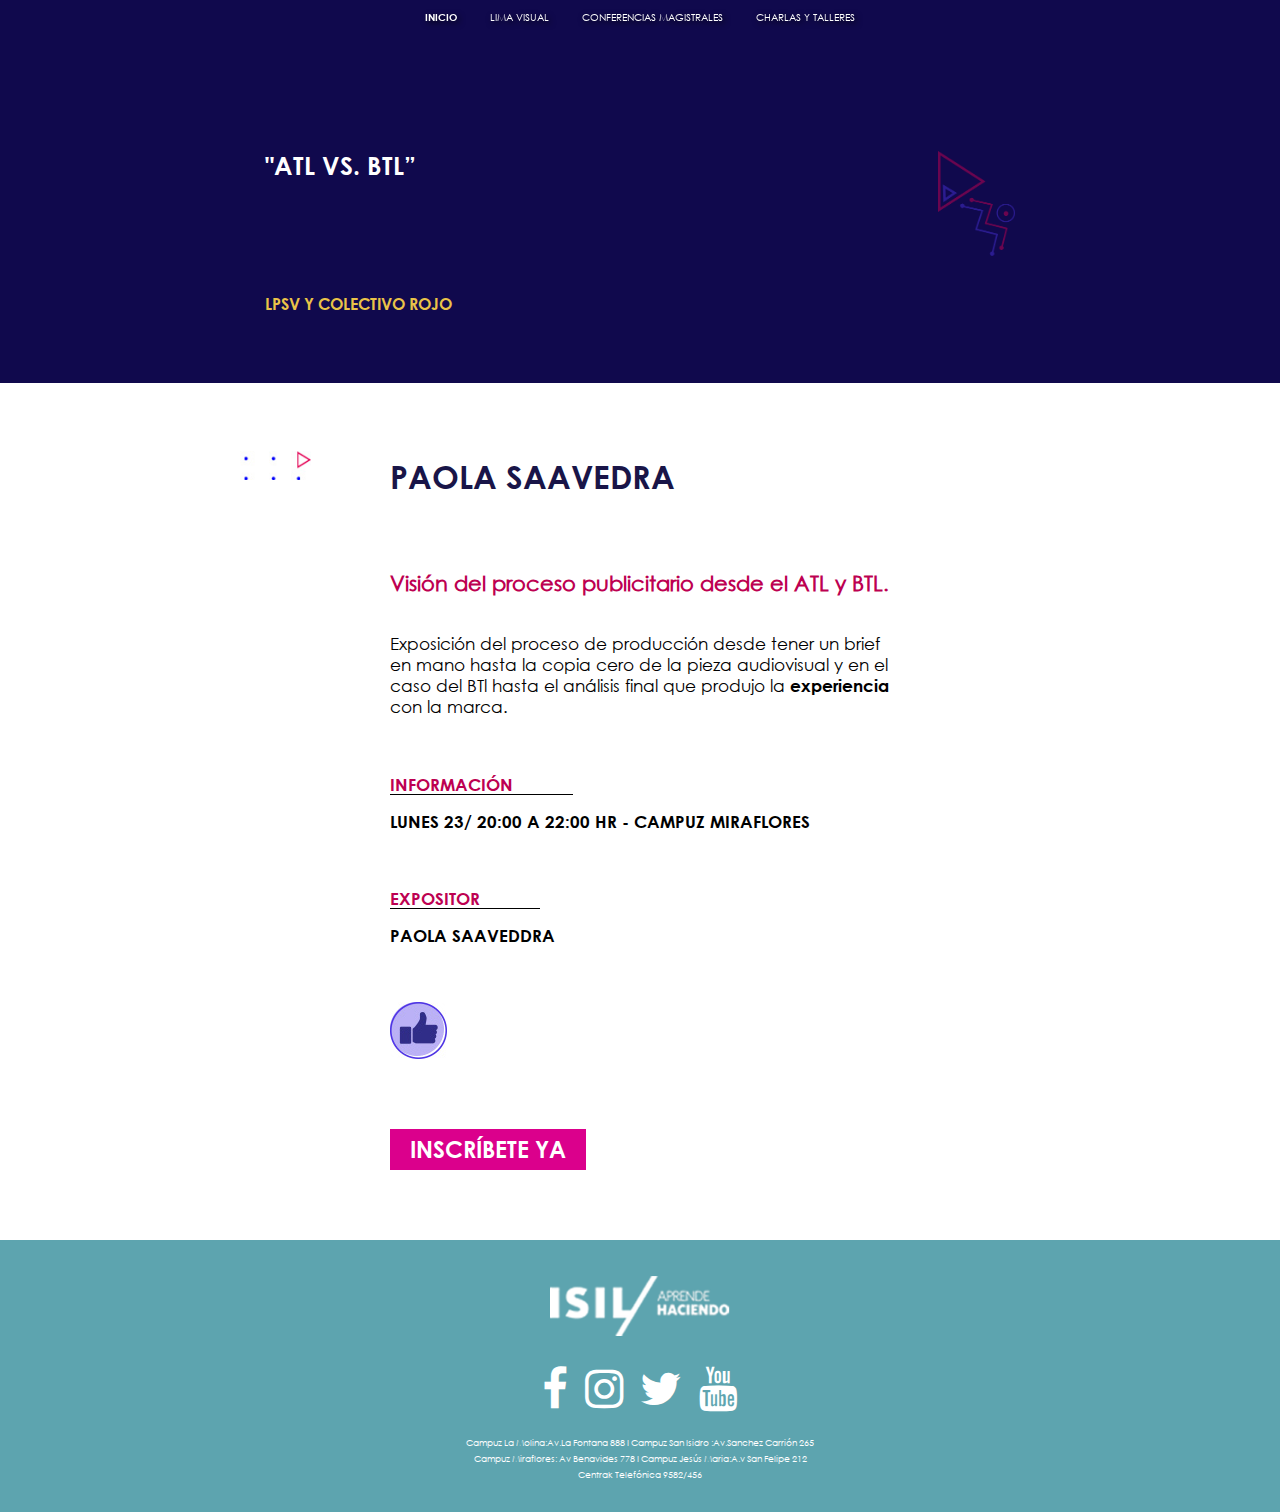
<file: expo/9.html>
<!doctype html>
<html lang="es">
<head>
    <meta charset="utf-8">
    <meta http-equiv="x-ua-compatible" content="ie=edge">
    <title>Limavisual</title>
    <meta name="viewport" content="width=device-width, initial-scale=1">
    <link rel="stylesheet" href="../css/normalize.css">
    <link rel="stylesheet" href="../css/font-awesome.min.css">
    <link rel="stylesheet" href="../css/animations.css">
    <link rel="stylesheet" href="../css/main.css"> </head>

<body>
    <div id="top-menu">
        <ul>
           <li><a href="../index.html#s1" class="topLink active">INICIO</a></li>
            <li><a href="../index.html#s3" class="topLink">LIMA VISUAL</a></li>
            <li><a href="../index.html#s4" class="topLink">CONFERENCIAS MAGISTRALES</a></li>
            <li><a href="../index.html#s5" class="topLink">CHARLAS Y TALLERES</a></li>
        </ul>
    </div>
    <div id="wrapper">
       <div id="scrProf">
           <div id="header">
               <div>
                   <h4>"ATL VS. BTL”</h4>
                   <h5>LPSV Y COLECTIVO ROJO</h5>
                   <img src="../img/iconi.png" alt="">
               </div>
           </div>
           <div id="body">
               <div id="container">
                   <img src="../img/s3_1.jpg" alt="">
                   <h4>PAOLA SAAVEDRA</h4>
                   <h5>Visión del proceso publicitario desde el ATL y BTL. </h5>
                   <p>Exposición del proceso de producción desde tener un brief en mano hasta la copia cero de la pieza audiovisual y en el caso del BTl hasta el análisis final que produjo la <strong>experiencia</strong> con la marca. </p>
                   <h6><span>INFORMACIÓN</span></h6>
                   <p class="bold">LUNES 23/ 20:00 A 22:00 HR - CAMPUZ MIRAFLORES</p>
                   <h6><span>EXPOSITOR</span></h6>
                   <p class="bold">PAOLA SAAVEDDRA</p>
                   <a href="https://www.facebook.com/lucyessicayauryyaury?fref=ts" target="_blank"></a>
                   <button class="btnInscribete">INSCRÍBETE YA</button>
               </div>
           </div>
       </div>

       <div class="slide" id="s8">
            <div class="container">
                <img src="../img/logo_isil.png" alt="" id="logo">
                <ul>
                    <li><a href="https://www.facebook.com/staffcreativa/" target="_blank"><i class="fa fa-facebook" aria-hidden="true"></i></a></li>
                    <li><a href="" target="_blank"><i class="fa fa-instagram" aria-hidden="true"></i></a></li>
                    <li><a href="https://twitter.com/staffcreativa?lang=es" target="_blank"><i class="fa fa-twitter" aria-hidden="true"></i></a></li>
                    <li><a href="https://www.youtube.com/user/staffcreativa" target="_blank"><i class="fa fa-youtube" aria-hidden="true"></i></a></li>
                </ul>
                <p>Campuz La Molina:Av.La Fontana 888  I Campuz San Isidro :Av.Sanchez Carrión 265</p>
                <p>Campuz Miraflores: Av  Benavides 778 I Campuz Jesús Maria:A.v San Felipe 212</p>
                <p>Centrak Telef&oacute;nica 9582/456</p>
            </div>
        </div>
    </div>
    <script src="https://ajax.googleapis.com/ajax/libs/jquery/3.1.1/jquery.min.js"></script>
    <script src="../js/plugins.js"></script>
    <script src="../js/main.js"></script>
</body>
</html>
</file>
<file: css/animations.css>
@keyframes txt_promo_ani {
    from {
        opacity: 0;
        margin-left: 50px;
    }
    to {
        opacity: 1;
        margin-left: 0;
    }
}

@-moz-keyframes txt_promo_ani {
    from {
        opacity: 0;
        margin-left: 50px;
    }
    to {
        opacity: 1;
        margin-left: 0;
    }
}

@-webkit-keyframes txt_promo_ani {
    from {
        opacity: 0;
        margin-left: 50px;
    }
    to {
        opacity: 1;
        margin-left: 0;
    }
}

@-ms-keyframes txt_promo_ani {
    from {
        opacity: 0;
        margin-left: 50px;
    }
    to {
        opacity: 1;
        margin-left: 0;
    }
}

@-o-keyframes txt_promo_ani {
    from {
        opacity: 0;
        margin-left: 50px;
    }
    to {
        opacity: 1;
        margin-left: 0;
    }
}
</file>
<file: css/main.css>
@font-face {
    font-family: 'CenturyGothic';
    src: url('../fonts/CenturyGothic.eot?#iefix') format('embedded-opentype'), url('../fonts/CenturyGothic.woff') format('woff'), url('../fonts/CenturyGothic.ttf') format('truetype'), url('../fonts/CenturyGothic.svg#CenturyGothic') format('svg');
    font-weight: normal;
    font-style: normal;
}

@font-face {
    font-family: 'CenturyGothic-Bold';
    src: url('../fonts/CenturyGothic-Bold.eot?#iefix') format('embedded-opentype'), url('../fonts/CenturyGothic-Bold.woff') format('woff'), url('../fonts/CenturyGothic-Bold.ttf') format('truetype'), url('../fonts/CenturyGothic-Bold.svg#CenturyGothic-Bold') format('svg');
    font-weight: normal;
    font-style: normal;
}

body {
    font-size: 10px;
}

.clearfix {
    clear: both;
}

#wrapper {
    display: block;
    position: relative;
}

#top-menu {
    display: block;
    position: fixed;
    left: 0;
    top: 0;
    width: 100%;
    z-index: 3;
    /*border-bottom: 2px #5a5786 solid;*/
}

#top-menu > ul {
    display: block;
    position: relative;
    list-style: none;
    margin: 0;
    padding: 0;
    text-align: center;
}
#top-menu > div#il {
    display: none;
    position: absolute;
    border: 2px #4938df solid;
    padding: 5px 15px;
    top: 5px;
    right: 30px;
}

#top-menu > div#il > p {
    margin: 0;
    font-size: 1.667em;
    font-family: 'CenturyGothic';
    text-align: center;
    color: #5da4ad;
}

#top-menu > div#il > p > strong {
    display: block;
    font-family: 'CenturyGothic-Bold';
}

#top-menu > ul > li {
    display: inline-block;
}

#top-menu > ul > li > a {
    display: block;
    line-height: 35px;
    text-align: center;
    font-size: 0.7em;
    font-family: 'CenturyGothic';
    text-decoration: none;
    color: #fff;
    padding: 0 15px;
    text-shadow: 2px 2px 6px black;
}

#top-menu > ul > li > a.active {
    font-family: 'CenturyGothic-Bold';
}

#wrapper > .slide {
    display: block;
    position: relative;
    z-index: 2;
}

#wrapper > .slide > .container {
    display: block;
    position: relative;
    width: 100%;
    max-width: 425px;
    margin-left: auto;
    margin-right: auto;
}

#wrapper > .slide > .container > .column {
    display: inline-block;
    position: relative;
    vertical-align: top;
}

#wrapper > .slide#s1 {
    background-color: #03003c;
    background-image: url(../img/backgrounds/s1.jpg);
    background-size: cover;
    background-repeat: no-repeat;
    background-position: center;
    padding-bottom: 50px;
}

#wrapper > .slide#s1 > .container > img#logo {
    display: inline-block;
    margin: 103px 0 0 34.11764705882353%;
    width: 49.411764705882355%;
}

#wrapper > .slide#s1 > .container > .btnInscribete {
    border: none;
    background-color: #eac348;
    font-family: 'CenturyGothic-Bold';
    font-size: 1.03em;
    display: block;
    margin: 40px auto 0 auto;
    padding: 0 10px;
    line-height: 18px;
    color: #040048;
    cursor: pointer;
    outline: none;
}

#wrapper > .slide#s1 > .container > div#txtPromo {
    display: block;
    position: absolute;
    left: 0;
    top: 194px;
    width: 122px;
    text-align: right;
    -webkit-animation: txt_promo_ani 3s;
    -moz-animation: txt_promo_ani 3s;
    -ms-animation: txt_promo_ani 3s;
    -o-animation: txt_promo_ani 3s;
    animation: txt_promo_ani 3s;
}

#wrapper > .slide#s1 > .container > div#txtPromo > span {
    color: #fff;
    background-color: #bd0052;
    font-size: 1.13em;
    line-height: 1.5em;
    font-family: 'CenturyGothic';
    padding: 0.18em;
    box-shadow: 5px 0 0 #bd0052, -5px 0 0 #bd0052;
}

#wrapper > .slide#s1 > .container > img.dicon {
    display: block;
    position: absolute;
    z-index: 5;
}

#wrapper > .slide#s1 > .container > img.dicon#n1 {
    top: 80px;
    left: 8px;
}

#wrapper > .slide#s1 > .container > img.dicon#n2 {
    top: 64px;
    right: 13px;
    width: 19px;
    height: 47px;
}

#wrapper > .slide#s1 > .container > img.dicon#n3 {
    display: block;
    width: 45px;
    height: auto;
}

#wrapper > .slide#s1 > .container > img.dicon#n4 {
    display: none;
}

#wrapper > .slide#s1 > .container > img.dicon#n5 {
    display: none;
}

#wrapper > .slide#s2 {
    padding-top: 115px;
    background-color: #03003c;
    padding-bottom: 92px;
}

#wrapper > .slide#s2 > .container > img.ico {
    position: absolute;
}

#wrapper > .slide#s2 > .container > img.ico#plus {
    top: -5px;
    left: -3px;
}

#wrapper > .slide#s2 > .container > img.ico#i1 {
    top: -107px;
    right: -18px;
    width: 31px;
    height: auto;
}

#wrapper > .slide#s2 > .container > span#d {
    font-size: 2.71em;
    font-family: 'CenturyGothic-Bold';
    top: -9px;
    left: 21px;
    position: absolute;
    color: #fff;
    line-height: 23px;
}

#wrapper > .slide#s2 > .container > img.ico#i2 {
    top: 250px;
    left: -20px;
    width: 40px;
    height: auto;
}

#wrapper > .slide#s2 > .container > .column#c1 {
    width: 59.294117647058826%;
}

#wrapper > .slide#s2 > .container > .column#c1 > img {
    width: 100%;
    max-width: 220px;
    margin: auto;
}

#wrapper > .slide#s2 > .container > .column#c2 {
    width: 40.705882352941174%;
}

#wrapper > .slide#s2 > .container > .column#c2 > h4 {
    font-family: 'CenturyGothic-Bold';
    color: #fff;
    font-size: 2.295em;
    margin: 0 0 15px 0;
}

#wrapper > .slide#s2 > .container > .column#c2 > h5 {
    font-family: 'CenturyGothic-Bold';
    color: #fff;
    font-size: 2.295em;
    margin: 13px 0 25px 0;
}

#wrapper > .slide#s2 > .container > .column#c2 > ul {
    list-style: none;
    margin: 0;
    padding: 0 0 13px 0;
    border-bottom: #eac348 1px solid;
}

#wrapper > .slide#s2 > .container > .column#c2 > ul > li {
    color: #5da4ad;
    font-size: 1.941em;
    font-family: 'CenturyGothic-Bold';
}

#wrapper > .slide#s2 > .container > .column#c2 > button.btnInscribete {
    border: none;
    background-color: #eac348;
    font-family: 'CenturyGothic-Bold';
    font-size: 1.03em;
    display: block;
    padding: 0 10px;
    line-height: 18px;
    color: #040048;
    cursor: pointer;
    outline: none;
}

#wrapper > .slide#s3 {
    background-color: #fff;
}

#wrapper > .slide#s3 > .container > #text-wrapper {
    width: 100%;
    max-width: 194px;
    display: block;
    position: relative;
    margin: auto;
    margin-bottom: 26px;
}

#wrapper > .slide#s3 > .container > #text-wrapper > div#sec1,
#wrapper > .slide#s3 > .container > #text-wrapper > div#sec2 {
    display: block;
    position: relative;
}

#wrapper > .slide#s3 > .container > #text-wrapper > div#sec1 > h4 {
    line-height: 42px;
    font-size: 3.11em;
    margin: 63px 0 1px 0;
    color: #191548;
}

#wrapper > .slide#s3 > .container > #text-wrapper > div#sec1 > h4 > span {
    color: #53a4b0;
}

#wrapper > .slide#s3 > .container > #text-wrapper > div#sec1 > hr {
    height: 3px;
    border: none;
    background-color: #53a4b0;
    width: 30px;
    margin: 0 0 38px 0;
}

#wrapper > .slide#s3 > .container > #text-wrapper > div#sec2 > p {
    color: #000;
    font-size: 0.94em;
    margin-top: 0;
    margin-bottom: 12px;
    font-family: 'CenturyGothic';
    font-weight: 900;
}

#wrapper > .slide#s3 > .container > #text-wrapper > div#sec2 > p.centered {
    text-align: center;
}

#wrapper > .slide#s3 > .container > #text-wrapper > div#sec2 > p.centered > strong {
    font-weight: 100;
    font-family: 'CenturyGothic-Bold';
    font-size: 0.91em;
}

#wrapper > .slide#s3 > .container > #text-wrapper > div#sec2 > .btnInscribete {
    border: none;
    background-color: #c90087;
    color: #fff;
    font-family: 'CenturyGothic';
    font-size: 1.03em;
    display: block;
    margin: 0 auto 48px auto;
    padding: 0 10px;
    line-height: 18px;
    cursor: pointer;
    outline: none;
}

#wrapper > .slide#s3 > .container > img.icon {
    display: block;
    position: absolute;
}

#wrapper > .slide#s3 > .container > img.icon#i1 {
    top: -10px;
    left: -18px;
    zoom: .5;
}

#wrapper > .slide#s3 > .container > img.icon#i2 {
    top: -50px;
    right: -18px;
    zoom: .5;
}

#wrapper > .slide#s3 > .container > img.icon#i3 {
    bottom: -26px;
    left: -24px;
    zoom: .5;
}

#wrapper > .slide#s4 {
    background-color: #03003c;
}

#wrapper > .slide#s4 > .container > ul > li > #block-title {
    padding: 52px 0;
}

#wrapper > .slide#s4 > .container > ul > li > #block-title > h4 {
    font-size: 3.4em;
    line-height: 28px;
    margin: 0;
}

#wrapper > .slide#s4 > .container > ul > li > #block-title > h4 > span {
    display: block;
}

#wrapper > .slide#s4 > .container > ul > li > #block-title > h4 > span#ht1 {
    color: #53a4b0;
    font-family: 'CenturyGothic-Bold';
    padding: 6px 0;
}

#wrapper > .slide#s4 > .container > ul > li > #block-title > h4 > span#ht2 {
    color: #fff;
    font-family: 'CenturyGothic';
    padding: 6px 0;
}

#wrapper > .slide#s4 > .container > ul > li > #block-title > hr {
    height: 2px;
    width: 18px;
    margin: 6px 0;
    border: 0;
    background-color: #53a4b0;
}

#wrapper > .slide#s4 > .container > ul {
    list-style: none;
    margin: 0;
    padding: 0;
    display: block;
    position: relative;
}

#wrapper > .slide#s4 > .container > ul > li {
    display: block;
    position: relative;
}

#wrapper > .slide#s4 > .container > ul > li > a {
    display: block;
    position: relative;
    background-color: #eac348;
    text-decoration: none;
}

#wrapper > .slide#s4 > .container > ul > li > a::before,
#wrapper > .slide#s4 > .container > ul > li > a:before {
    display: block;
    position: absolute;
    width: 100%;
    z-index: 20;
    height: 100%;
    background: linear-gradient(#fff, #000);
    content: "";
    left: 0;
    bottom: 0;
    opacity: 0;
    -webkit-transition: all .5s ease-out;
    transition: all .5s ease-out;
}

#wrapper > .slide#s4 > .container > ul > li > a:hover::before,
#wrapper > .slide#s4 > .container > ul > li > a:hover:before {
    opacity: .20;
}

#wrapper > .slide#s4 > .container > ul > li > a > span.desc {
    display: block;
    position: relative;
    float: right;
    width: 238px;
}

#wrapper > .slide#s4 > .container > ul > li > a > span.desc > p.name {
    display: block;
    font-family: 'CenturyGothic-Bold';
    text-align: center;
    font-size: 1.358em;
    margin-top: 40px;
    color: #191548;
    margin-bottom: 0;
}

#wrapper > .slide#s4 > .container > ul > li > a > span.desc > p.when {
    display: block;
    font-size: 0.827em;
    color: #191548;
    text-align: center;
    font-family: 'CenturyGothic-Bold';
    margin: 17px 0 0 0;
}

#wrapper > .slide#s4 > .container > ul > li > a > span.desc > p.where {
    display: block;
    font-size: 0.827em;
    color: #191548;
    text-align: center;
    font-family: 'CenturyGothic-Bold';
    margin: 7px 0 0 0;
}

#wrapper > .slide#s4 > .container > ul > li > a > span.desc > img {
    display: block;
    margin: 22px auto 0 auto;
}

#wrapper > .slide#s4 > .container > ul > li > button {
    display: block;
    position: absolute;
    z-index: 50;
    right: 16.941176470588236%;
    top: 200px;
    margin: 0 auto 0 auto;
    color: #db008c;
    border: #db008c 1px solid;
    background-color: #eac348;
    font-size: 1.181em;
    font-family: 'CenturyGothic-Bold';
    -webkit-transition: all s;
    transition: all .2s;
}

#wrapper > .slide#s4 > .container > ul > li > button:hover {
    color: #eac348;
    border: #eac348 1px solid;
    background-color: #db008c;
}

#wrapper > .slide#s4 > .container > ul > li > a > span.label {
    display: block;
    padding: 8px 0;
    background-color: #53a4b0;
}

#wrapper > .slide#s4 > .container > ul > li > a > img{
    width: 181px;
    height: 231px;
}


#wrapper > .slide#s4 > .container > ul > li > a > span.label > p {
    display: block;
    color: #fff;
    line-height: 20px;
    font-size: 1.486em;
    font-family: 'CenturyGothic-Bold';
    padding-left: 38px;
    margin: 0;
}


#wrapper > .slide#s4 > .container > ul > li > a > span.label.special {
    padding: 18px 0;
}


#wrapper > .slide#s5 {
    background-color: #03003c;
}

#wrapper > .slide#s5 > .container > ul > li > #block-title {
    padding: 52px 0;
}

#wrapper > .slide#s5 > .container > ul > li > #block-title > h4 {
    font-size: 3.4em;
    line-height: 28px;
    margin: 0;
}

#wrapper > .slide#s5 > .container > ul > li > #block-title > h4 > span {
    display: block;
}

#wrapper > .slide#s5 > .container > ul > li > #block-title > h4 > span#ht1 {
    color: #c90087;
    font-family: 'CenturyGothic-Bold';
    padding: 6px 0;
}

#wrapper > .slide#s5 > .container > ul > li > #block-title > h4 > span#ht2 {
    color: #fff;
    font-family: 'CenturyGothic';
    padding: 6px 0;
}

#wrapper > .slide#s5 > .container > ul > li > #block-title > hr {
    height: 2px;
    width: 18px;
    margin: 6px 0;
    border: 0;
    background-color: #c90087;
}

#wrapper > .slide#s5 > .container > ul {
    display: block;
    margin: 0;
    padding: 0;
    list-style: none;
}

#wrapper > .slide#s5 > .container > ul > li {
    display: block;
    margin: 0;
    padding: 0;
    vertical-align: top;
}

#wrapper > .slide#s5 > .container > ul > li > a {
    display: block;
    margin: 0;
    padding: 96px 0 76px 0;
    text-decoration: none;
    position: relative;
}

#wrapper > .slide#s5 > .container > ul > li > a:before,
#wrapper > .slide#s5 > .container > ul > li > a::before {
    display: block;
    position: absolute;
    content: "";
    background: #fff;
    width: 100%;
    height: 100%;
    top: 0;
    left: 0;
    opacity: 0;
    transition: opacity .2s ease-out;
}

#wrapper > .slide#s5 > .container > ul > li > a:hover:before,
#wrapper > .slide#s5 > .container > ul > li > a:hover::before {
    opacity: 0.1;
}

#wrapper > .slide#s5 > .container > ul > li > a > span {
    display: block;
    width: 100%;
    margin: auto;
}

#wrapper > .slide#s5 > .container > ul > li > a > span > .day {
    display: block;
    color: #eac348;
    font-size: 2.31em;
    text-align: center;
    font-family: 'CenturyGothic-Bold';
    margin: 110px 0 0 0;
}

#wrapper > .slide#s5 > .container > ul > li > a > span > .num {
    display: block;
    color: #eac348;
    font-size: 3.586em;
    text-align: center;
    font-family: 'CenturyGothic-Bold';
    margin: 10px 0 78px 0;
}

#wrapper > .slide#s5 > .container > ul > li > a.type1 {
    background-image: url(../img/s5_1.png);
    background-color: #10094d;
    background-repeat: no-repeat;
    background-position: center;
}

#wrapper > .slide#s5 > .container > ul > li > a.type2 {
    background-image: url(../img/s5_2.png);
    background-color: #03003c;
    background-repeat: no-repeat;
    background-position: center;
}

#wrapper > .slide#s6 {
    background-color: #fff;
}

#wrapper > .slide#s6 > .container > #block-title {
    padding: 52px 0;
    text-align: right;
}

#wrapper > .slide#s6 > .container > #block-title > h4 {
    font-size: 2.8em;
    line-height: 28px;
    margin: 0;
    color: #53a4b0;
}

#wrapper > .slide#s6 > .container > #block-title > hr {
    height: 2px;
    width: 18px;
    margin: 6px 0;
    border: 0;
    background-color: #53a4b0;
    float: right;
}

#wrapper > .slide#s6 > .container > img {
    display: block;
    width: 95%;
    margin: 0 auto 18px auto;
}

#wrapper > .slide#s7 {
    display: block;
    background-color: #03003c;
    padding: 34px 0;
}

#wrapper > .slide#s7 > .container > .column {
    display: block;
    float: right;
    width: 33.33333%;
    position: relative;
}

#wrapper > .slide#s7 > .container > .column > img {
    display: block;
    width: 41.1764705882353%;
    margin: auto;
}

#wrapper > .slide#s7 > .container > .column > p {
    display: block;
    margin: 16x 0 0 0;
    font-size: .57em;
    font-family: 'CenturyGothic-Bold';
    color: #fff;
    text-align: center;
}

#wrapper > .slide#s8 {
    background-color: #5da4af;
    padding: 36px 0 28px 0;
}

#wrapper > .slide#s8 > .container > img {
    display: block;
    margin: auto;
    width: 44.35146443514645%;
}

#wrapper > .slide#s8 > .container > ul {
    display: block;
    list-style: none;
    margin: 0;
    padding: 0;
    text-align: center;
    margin-top: 28px;
    margin-bottom: 20px;
}

#wrapper > .slide#s8 > .container > ul > li {
    display: inline-block;
}

#wrapper > .slide#s8 > .container > ul > li > a {
    font-size: 2.7em;
    color: #fff;
    text-decoration: none;
    padding: 0 7px;
}

#wrapper > .slide#s8 > .container > p {
    font-size: .7em;
    color: #fff;
    font-family: 'CenturyGothic';
    text-align: center;
    margin: 3px 0;
}

#wrapper > #scrReg {
    display: block;
    position: relative;
    background-color: #10094d;
    padding-top: 222px;
}

#wrapper > #scrReg >p#title {
    display: block;
    line-height: 70px;
    font-size: 2.983em;
    color: #eac348;
    font-family: 'CenturyGothic-Bold';
    margin: 0 0 0 0;
    background-color: #03003c;
    text-align: center;
}
#wrapper > #scrReg >div#form-container {
    display: block;
    max-width: 604px;
    width: 100%;
    padding: 114px 0 240px 0;
    border-top: 10px #ff00ff solid;
    background-color: #03003c;
    margin: auto;
}

#wrapper > #scrReg >div#form-container > form {
    display: block;
    width: 100%;
    max-width: 302px;
    margin: auto;
}

#wrapper > #scrReg >div#form-container > form > label {
    display: block;
    line-height: 40px;
    font-size: 2.059em;
    color: #fff;
    font-family: 'CenturyGothic';
    margin-top: 80px;
}
#wrapper > #scrReg >div#form-container > form > input[type=text],
#wrapper > #scrReg >div#form-container > form > input[type=email],
#wrapper > #scrReg >div#form-container > form > input[type=tel],
#wrapper > #scrReg >div#form-container > form > input[type=password],
#wrapper > #scrReg >div#form-container > form > div#rootBox > button#selectBox{
    display: block;
    background: #fff;
    font-size: 1.201em;
    border: none;
    width: 100%;
    color: #000;
    height: 33px;
    line-height: 33px;
    font-family: 'CenturyGothic';
    text-align: left;
    text-indent: 10px;
}


#wrapper > #scrReg >div#form-container > form >div#rootBox{
    display: block;
    position: relative;
}
#wrapper > #scrReg >div#form-container > form >div#rootBox >  button#selectBox{

}
#wrapper > #scrReg >div#form-container > form >div#rootBox >  ul{
    list-style: none;
    display: none;
    margin: 0;
    padding: 0;
    position: absolute;
    top: 100%;
    width: 100%;
}
#wrapper > #scrReg >div#form-container > form >div#rootBox >  ul > li{
    display: block;
    position: relative;
}
#wrapper > #scrReg >div#form-container > form >div#rootBox >  ul > li > label{
    display: block;
    background: #fff;
    font-size: 1.201em;
    cursor: pointer;
    border: none;
    width: 100%;
    color: #000;
    height: 33px;
    line-height: 33px;
    font-family: 'CenturyGothic';
    text-indent: 12px;
}
#wrapper > #scrReg >div#form-container > form >div#rootBox >  ul > li > label{
    display: block;
    background: #fff;
    font-size: 1.201em;
    cursor: pointer;
    border: none;
    width: 100%;
    color: #000;
    height: 33px;
    line-height: 33px;
    font-family: 'CenturyGothic';
    text-indent: 12px;
    transition: all .2s ease-out;
}
#wrapper > #scrReg >div#form-container > form >div#rootBox >  ul > li > label:hover{
    background-color: #5da4ad;
    color: #fff;
}
#wrapper > #scrReg >div#form-container > form >div#rootBox >  ul > li > label > input{
    visibility: hidden;
}
#wrapper > #scrReg >div#form-container > form > input[type=submit]{
    display: block;
    margin: 133px auto 0 auto;
    border: none;
    font-size: 2.488em;
    color: #eac348;
    background-color: #bd0052;
    font-family: 'CenturyGothic-Bold';
    padding: 10px 25px;
}

#wrapper > #charlas{
    position: relative;
    display: block;
}

#wrapper > #charlas > #header{
    background-color: #10094d;
    padding: 80px 0 40px 0;
    position: relative;
}
#wrapper > #charlas > #header > h4{
    display: block;
    position: relative;
    max-width: 230px;
    width: 100%;
    margin: 0 auto;
    font-size: 1.913em;
    
}
#wrapper > #charlas > #header > h4 > span:nth-child(1){
    display: block;
    color: #c90087;
    font-family: 'CenturyGothic-Bold';
}
#wrapper > #charlas > #header > h4 > span:nth-child(2){
    display: block;
    color: #fff;
    font-family: 'CenturyGothic';
}
#wrapper > #charlas > #header > h4 > hr{
    display: block;
    height: 2px;
    width: 15px;
    border: none;
    margin: 5px;
    background-color: #c90087;
}
#wrapper > #charlas > #header > h4 > img{
    display: block;
    margin: -105px -110px;
    top: 50%;
    right: 0;
    position: absolute;
    zoom: 0.4;
}

#wrapper > #charlas > #days{
    background-color: #03003c;
}
#wrapper > #charlas > #days > ul{
    display: block;
    margin: 0 auto;
    width: 100%;
    max-width: 230px;
    list-style: none;
    padding: 0;
    text-align: center;
}
#wrapper > #charlas > #days > ul > li{
    display: inline-block;
    margin: auto;
}

#wrapper > #charlas > #days > ul > li > a{
    display: block;
    padding: 5px 0;
    margin: 10px 12px;
    text-decoration: none;
}

#wrapper > #charlas > #days > ul > li > a.active,
#wrapper > #charlas > #days > ul > li > a:hover{
    border-bottom: 2px #c90087 solid;
}
#wrapper > #charlas > #days > ul > li > a > p >span:nth-child(1){
    text-align: center;
    color: #53a4b0;
    font-family: 'CenturyGothic-Bold';
    display: block;
    font-size: 1.2em;
}
#wrapper > #charlas > #days > ul > li > a > p >span:nth-child(2){
    text-align: center;
    color: #eac348;
    font-size: .99em;
    font-family: 'CenturyGothic-Bold';
    display: block;
}
#wrapper > #charlas > #body{
    background-color: #03003c;
}
#wrapper > #charlas > #body > .container{
    display: block;
    max-width: 230px;
    margin: auto;
    width:100%;
}

#wrapper > #charlas > #body > .container > ul{
    display: block;
    list-style: none;
    margin: 0;
    padding: 0;
}


#wrapper > #charlas > #body > .container > ul > li{
    display: inline-block;
    position: relative;
    width: 100%;
}

#wrapper > #charlas > #body > .container > ul > li > a{
    display: block;
    position: relative;
    height: 230px;
    text-decoration: none;
    background-repeat: no-repeat;
    background-position: center;
    background-size: cover;
}

#wrapper > #charlas > #body > .container > ul > li > a:before,
#wrapper > #charlas > #body > .container > ul > li > a::before{
    display: block;
    position: absolute;
    width: 100%;
    height: 100%;
    background: linear-gradient(#fff,#fff,#000);
    content: "";
    z-index: 20;
    top: 0;
    left: 0;
    opacity: 0;
    transition: all .5s ease-out;
}
#wrapper > #charlas > #body > .container > ul > li > a:hover:before,
#wrapper > #charlas > #body > .container > ul > li > a:hover::before{
    opacity: 0.25;
}


#wrapper > #charlas > #body > .container > ul > li > a > span {
    display: block;
    position: absolute;
    top: 70px;
    text-align: center;
    width: 100%;
    z-index: 23;
}

#wrapper > #charlas > #body > .container > ul > li > a > span > button{
    display: block;
    margin: auto;
    font-family: 'CenturyGothic-Bold';
    color: #c90087;
    background-color: transparent;
    font-size: 1.5em;
    border: 1px #c90087 solid;
    opacity: 0;
    transition: all .4s ease-in;
    z-index: 24;
    
}
#wrapper > #charlas > #body > .container > ul > li > a:hover > span > button{
    opacity: 1;
}
#wrapper > #charlas > #body > .container > ul > li > a:hover > span > button:hover{
    opacity: 1;
    color: #eac348;
    background-color: #c90087;
}


#wrapper > #charlas > #body > .container > ul > li > a > p{
    display: block;
    position: absolute;
    bottom: 0;
    left: 0;
    background-color: #eac348;
    margin: 0;
    padding: 0;
    width: 100%;
    padding: 10px 0;
    z-index: 22;
}

#wrapper > #charlas > #body > .container > ul > li > a > p > span:nth-child(1){
    display: block;
    color: #000;
    font-size: 1.166em;
    font-family: 'CenturyGothic-Bold';
    padding: 0 14px;
}

#wrapper > #charlas > #body > .container > ul > li > a > p > span:nth-child(2){
    display: block;
    color: #000;
    font-size: .82em;
    font-family: 'CenturyGothic-Bold';
    margin-top: 5px;
    padding: 0 14px;
}

#wrapper > #charlas > #body > .container > ul > li > a > p > img{
    display: block;
    position: absolute;
    bottom: 10px;
    right: 10px;
    zoom: 0.5;
}

#wrapper > #scrProf{
    display: block;
    position: relative;
}
#wrapper > #scrProf > #header{
    display: block;
    position: relative;
    background-color: #10094d;
    padding: 94px 0 40px 0;
}

#wrapper > #scrProf > #header > div > h4{
    font-size: 2.13em;
    font-family: 'CenturyGothic-Bold';
    color: #fff;
    margin: auto;
}

#wrapper > #scrProf > #header > div > h5{
    margin: 54px auto 0 auto;
    color: #eac348;
    font-size: 1.168em;
    font-family: 'CenturyGothic-Bold';
}
#wrapper > #scrProf > #header > div{
    max-width: 345px;
    display: block;
    position: relative;
    margin: auto;
    width: 100%;
}
#wrapper > #scrProf > #header > div > img{
    display: block;
    top: 0px;
    right: 0;
    zoom: .43;
    position: absolute;
}
#wrapper > #scrProf > #body{
    background: #fff;
}
#wrapper > #scrProf > #body > #container{
    display: block;
    position: relative;
    max-width: 240px;
    width: 100%;
    margin: auto;
    padding: 35px 0 0 0;
}
#wrapper > #scrProf > #body > #container > img{
    display: block;
    position: absolute;
    left: -150px;
    top: 68px;
    width: 71px;
    height: auto;
}

#wrapper > #scrProf > #body > #container > h4{
    display: block;
    position: relative;
    margin: 0;
    color: #191548;
    font-size: 1.458em;
    font-family: 'CenturyGothic-Bold';
}
#wrapper > #scrProf > #body > #container > h5{
    display: block;
    position: relative;
    margin: 37px 0 0 0;
    color: #bd0051;
    font-size: 0.96em;
    font-family: 'CenturyGothic';
}
#wrapper > #scrProf > #body > #container > p{
    display: block;
    position: relative;
    margin: 38px 0 0 0;
    color: #000;
    font-size: .96em;
    font-family: 'CenturyGothic';
}
#wrapper > #scrProf > #body > #container > p > strong{
    font-family: 'CenturyGothic-Bold';
}
#wrapper > #scrProf > #body > #container > h6{
    display: block;
    position: relative;
    margin: 26px 0 0 0;
    color: #bd0051;
    font-size: .962em;
    font-family: 'CenturyGothic-Bold';
}
#wrapper > #scrProf > #body > #container > h6 > span{
    position: relative;
    padding-right: 60px;
    border-bottom: 1px #000 solid;
}
#wrapper > #scrProf > #body > #container > p.bold{
    margin-top: 18px;
    font-family: 'CenturyGothic-Bold';
}
#wrapper > #scrProf > #body > #container > a{
    display: block;
    width: 57px;
    height: 57px;
    background-image: url(../img/mano.jpg);
    margin-top: 27px;
}
#wrapper > #scrProf > #body > #container > button{
    color: #fff;
    background-color: #db008c;
    font-size: 1.058em;
    font-family: 'CenturyGothic-Bold';
    line-height: 21px;
    padding: 0 20px;
    margin: 30px 0;
    border: none;
}

@media only screen and (min-width: 1024px) {

    #top-menu > div#il {
        display: block;
    }
    #wrapper > .slide > .container {
        max-width: 1024px;
    }
    #top-menu > ul > li > a {
        font-size: 1em;
    }
    #wrapper > .slide#s1 {
        padding-bottom: 100px;
    }
    #wrapper > .slide#s1 > .container > div#txtPromo {
        width: 335px;
        top: 333px;
    }
    #wrapper > .slide#s1 > .container > div#txtPromo > span {
        font-size: 3.173em;
    }
    #wrapper > .slide#s1 > .container > img#logo {
        width: 36.1328125%;
        margin-top: 174px;
        margin-left: 42.28515625%;
    }
    #wrapper > .slide#s1 > .container > .btnInscribete {
        font-size: 1.539em;
        line-height: 27px;
    }
    #wrapper > .slide#s1 > .container > img.dicon#n1 {
        top: 178px;
        left: 57px;
    }
    #wrapper > .slide#s1 > .container > img.dicon#n2 {
        top: 107px;
        right: 110px;
        width: initial;
        height: initial;
    }
    #wrapper > .slide#s1 > .container > img.dicon#n3 {
        top: 509px;
        left: 250px;
    }
    #wrapper > .slide#s1 > .container > img.dicon#n4 {
        display: block;
        top: 606px;
        left: 61px;
    }
    #wrapper > .slide#s1 > .container > img.dicon#n5 {
        display: block;
        top: 509px;
        right: 43px;
    }
    #wrapper > .slide#s2 > .container > .column#c1 > img {
        min-width: 425px;
        margin-left: 30px;
    }
    #wrapper > .slide#s2 > .container > .column#c2 > h4 {
        font-size: 4.441em;
    }
    #wrapper > .slide#s2 > .container > .column#c2 > h5 {
        font-size: 3.995em;
    }
    #wrapper > .slide#s2 > .container > .column#c2 > ul > li {
        font-size: 3.757em;
    }
    #wrapper > .slide#s2 > .container > .column#c2 > button.btnInscribete {
        border: none;
        background-color: #eac348;
        font-family: 'CenturyGothic-Bold';
        font-size: 1.03em;
        display: block;
        padding: 0 10px;
        line-height: 18px;
        color: #040048;
        cursor: pointer;
        outline: none;
    }
    #wrapper > .slide#s2 > .container > .column#c2 > button.btnInscribete {
        font-size: 1.597em;
        line-height: 30px;
    }
    #wrapper > .slide#s2 > .container > img.ico#i1,
    #wrapper > .slide#s2 > .container > img.ico#i2 {
        width: initial;
    }
    #wrapper > .slide#s3 > .container > #text-wrapper {
        max-width: 1024px;
    }
    #wrapper > .slide#s3 > .container > #text-wrapper > div#sec1,
    #wrapper > .slide#s3 > .container > #text-wrapper > div#sec2 {
        width: 50%;
        float: left;
    }
    #wrapper > .slide#s3 > .container > #text-wrapper > div#sec2 {
        padding-top: 66px;
    }
    #wrapper > .slide#s3 > div.container {
        padding: 230px 0 205px 0;
    }
    #wrapper > .slide#s3 > .container > #text-wrapper > div#sec1 > h4 {
        font-size: 5.068em;
        line-height: 68px;
    }
    #wrapper > .slide#s3 > .container > #text-wrapper > div#sec1 > hr {
        height: 4px;
        width: 41px;
    }
    #wrapper > .slide#s3 > .container > #text-wrapper > div#sec2 > p {
        font-size: 1.1em;
        text-align: left!important;
        padding-right: 194px;
        padding-left: 38px;
    }
    #wrapper > .slide#s3 > .container > #text-wrapper > div#sec2 > .btnInscribete {
        font-size: 1.655em;
        line-height: 27px;
        margin: 20px 0 0 72px;
    }
    #wrapper > .slide#s3 > .container > img.icon#i1 {
        top: 50px;
        left: 34px;
        zoom: 1;
    }
    #wrapper > .slide#s3 > .container > img.icon#i2 {
        top: 16px;
        right: 21px;
        zoom: 1;
    }
    #wrapper > .slide#s3 > .container > img.icon#i3 {
        top: 560px;
        left: 19px;
        zoom: 1;
    }
    #wrapper > .slide#s4 > .container > ul > li > #block-title > h4 {
        font-size: 4.736em;
        line-height: 46px;
    }
    #wrapper > .slide#s4 > .container > ul > li > #block-title {
        display: block;
        width: 50%;
        padding: 80px 0 79px 0;
        margin-right: -4px;
    }
    #wrapper > .slide#s4 > .container > ul > li {
        vertical-align: top;
        display: inline-block;
        width: 50%;
        margin-right: -4px;
    }
    #wrapper > .slide#s5 > .container > ul > li > #block-title {
        padding: 118px 0;
    }
    #wrapper > .slide#s5 > .container > ul > li {
        display: inline-block;
        width: 33.3333%;
        margin-left: -4px;
    }
    #wrapper > .slide#s5 > .container > ul > li > a {
        padding: 30px 0 30px 0;
    }
    #wrapper > .slide#s6 > .container > img {
        width: 85.4296875%;
        margin: 0 auto 120px auto;
        display: block;
    }
    #wrapper > .slide#s6 > .container > #block-title > h4 {
        font-size: 4.364em;
        font-family: 'CenturyGothic';
        padding-top: 100px;
    }
    #wrapper > .slide#s7 > .container > .column > img {
        width: 75px;
    }
    #wrapper > .slide#s7 > .container > .column {
        display: inline-block;
        width: 256px;
        float: initial;
        position: relative;
    }
    #wrapper > .slide#s7 > .container  {
        text-align: center;
    }
    #wrapper > .slide#s7 > .container > .column > p {
        display: block;
        font-size: 0.965em;
        margin-top: 25px;
    }
    #wrapper > .slide#s8 > .container > img {
        width: 180px;
    }
    #wrapper > .slide#s8 > .container > ul > li > a {
        font-size: 45px;
    }
    #wrapper > .slide#s8 > .container > p {
        font-size: .899em;
    }
    #wrapper > .slide#s4 > .container > ul > li > a > span.desc {
        width: 322px;
    }
    #wrapper > .slide#s4 > .container > ul > li > button {
        right: 21.941176470588236%;
    }
    
    #wrapper > #charlas > #header > h4{
        max-width: 550px;
        font-size: 4.469em;
    }
    #wrapper > #charlas > #header > h4 > img{
        zoom: .7;
    }
    #wrapper > #charlas > #days > ul{
        max-width: 740px;
    }
    #wrapper > #charlas > #days > ul > li > a {
        margin-left: 50px;
        margin-right: 50px;
    }
    #wrapper > #charlas > #days > ul > li > a > p >span:nth-child(1){
        font-size: 2.575em;
    }
    #wrapper > #charlas > #days > ul > li > a > p >span:nth-child(2){
        font-size: 2.131em;
    }
    
    #wrapper > #charlas > #body > .container{
        max-width: 792px;
    }


    #wrapper > #charlas > #body > .container > ul > li{
        display: inline-block;
        position: relative;
        width: 50%;
        margin-left: -2px;
    }
    #wrapper > #charlas > #body > .container > ul > li > a{
        height: 388px;
    }
    
    #wrapper > #charlas > #body > .container > ul > li > a > p > span:nth-child(1){
        font-size: 2.035em;
    }

    #wrapper > #charlas > #body > .container > ul > li > a > p > span:nth-child(2){
        font-size: 1.435em;
    }

    #wrapper > #charlas > #body > .container > ul > li > a > p > img{
        zoom: .7;
    }
    #wrapper > #charlas > #body > .container > ul > li > a > span{
        top: 138px;
    }
    
    #wrapper > #scrProf > #body > #container{
        display: block;
        position: relative;
        max-width: 500px;
        width: 100%;
        margin: auto;
        padding: 74px 0 0 0;
    }
    #wrapper > #scrProf > #body > #container > img{
        display: block;
        position: absolute;
        left: -150px;
        top: 68px;
        width: 71px;
        height: auto;
    }

    #wrapper > #scrProf > #body > #container > h4{
        display: block;
        position: relative;
        margin: 0;
        color: #191548;
        font-size: 3.15em;
        font-family: 'CenturyGothic-Bold';
    }
    #wrapper > #scrProf > #body > #container > h5{
        display: block;
        position: relative;
        margin: 76px 0 0 0;
        color: #bd0051;
        font-size: 2.086em;
        font-family: 'CenturyGothic';
    }
    #wrapper > #scrProf > #body > #container > p{
        display: block;
        position: relative;
        margin: 38px 0 0 0;
        color: #000;
        font-size: 1.686em;
        font-family: 'CenturyGothic';
    }
    #wrapper > #scrProf > #body > #container > p > strong{
        font-family: 'CenturyGothic-Bold';
    }
    #wrapper > #scrProf > #body > #container > h6{
        display: block;
        position: relative;
        margin: 58px 0 0 0;
        color: #bd0051;
        font-size: 1.686em;
        font-family: 'CenturyGothic-Bold';
    }
    #wrapper > #scrProf > #body > #container > h6 > span{
        position: relative;
        padding-right: 60px;
        border-bottom: 1px #000 solid;
    }
    #wrapper > #scrProf > #body > #container > p.bold{
        margin-top: 18px;
        font-family: 'CenturyGothic-Bold';
    }
    #wrapper > #scrProf > #body > #container > a{
        display: block;
        width: 57px;
        height: 57px;
        background-image: url(../img/mano.jpg);
        margin-top: 57px;
    }
    #wrapper > #scrProf > #body > #container > button{
        color: #fff;
        background-color: #db008c;
        font-size: 2.286em;
        font-family: 'CenturyGothic-Bold';
        line-height: 41px;
        padding: 0 20px;
        margin: 70px 0;
    }

    #wrapper > #scrProf > #header > div > h4{
        font-size: 2.45em;
        font-family: 'CenturyGothic-Bold';
        color: #fff;
        margin: auto;
    }

    #wrapper > #scrProf > #header > div > h5{
        margin: 114px auto 0 auto;
        color: #eac348;
        font-size: 1.586em;
        font-family: 'CenturyGothic-Bold';
    }
    #wrapper > #scrProf > #header {
        padding: 151px 0 70px 0;
    }
    #wrapper > #scrProf > #header > div{
        max-width: 750px;
        display: block;
        position: relative;
        margin: auto;
        width: 100%;
    }
    #wrapper > #scrProf > #header > div > img{
        display: block;
        top: 0px;
        right: 0;
        zoom: .43;
        position: absolute;
    }
        
}

@media only screen and (min-width: 1417px) {
    #top-menu > div#il {
        display: block;
    }

    #wrapper > #charlas > #body > .container{
        max-width: 1417px;
    }


    #wrapper > #charlas > #body > .container > ul > li{
        display: inline-block;
        position: relative;
        width: 33.33333%;
        margin-left: -2px;
    }
}
</file>
